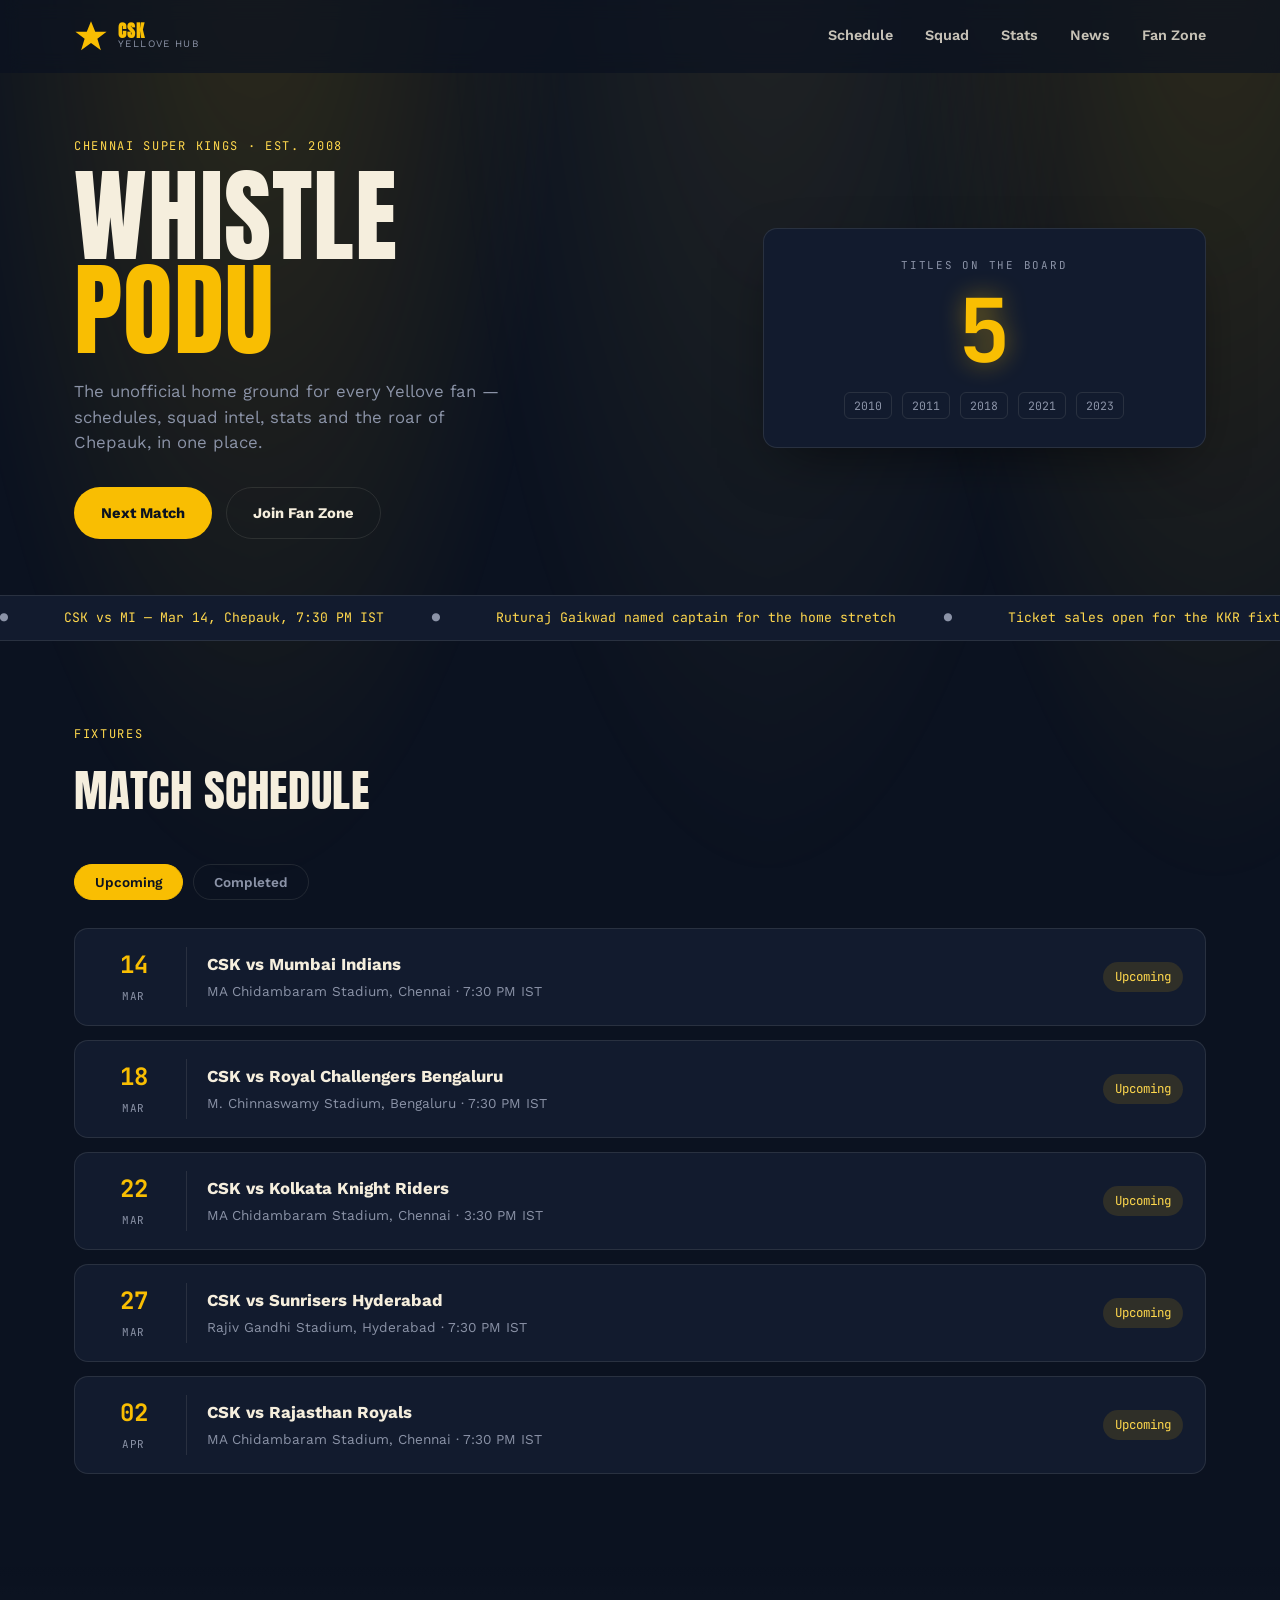
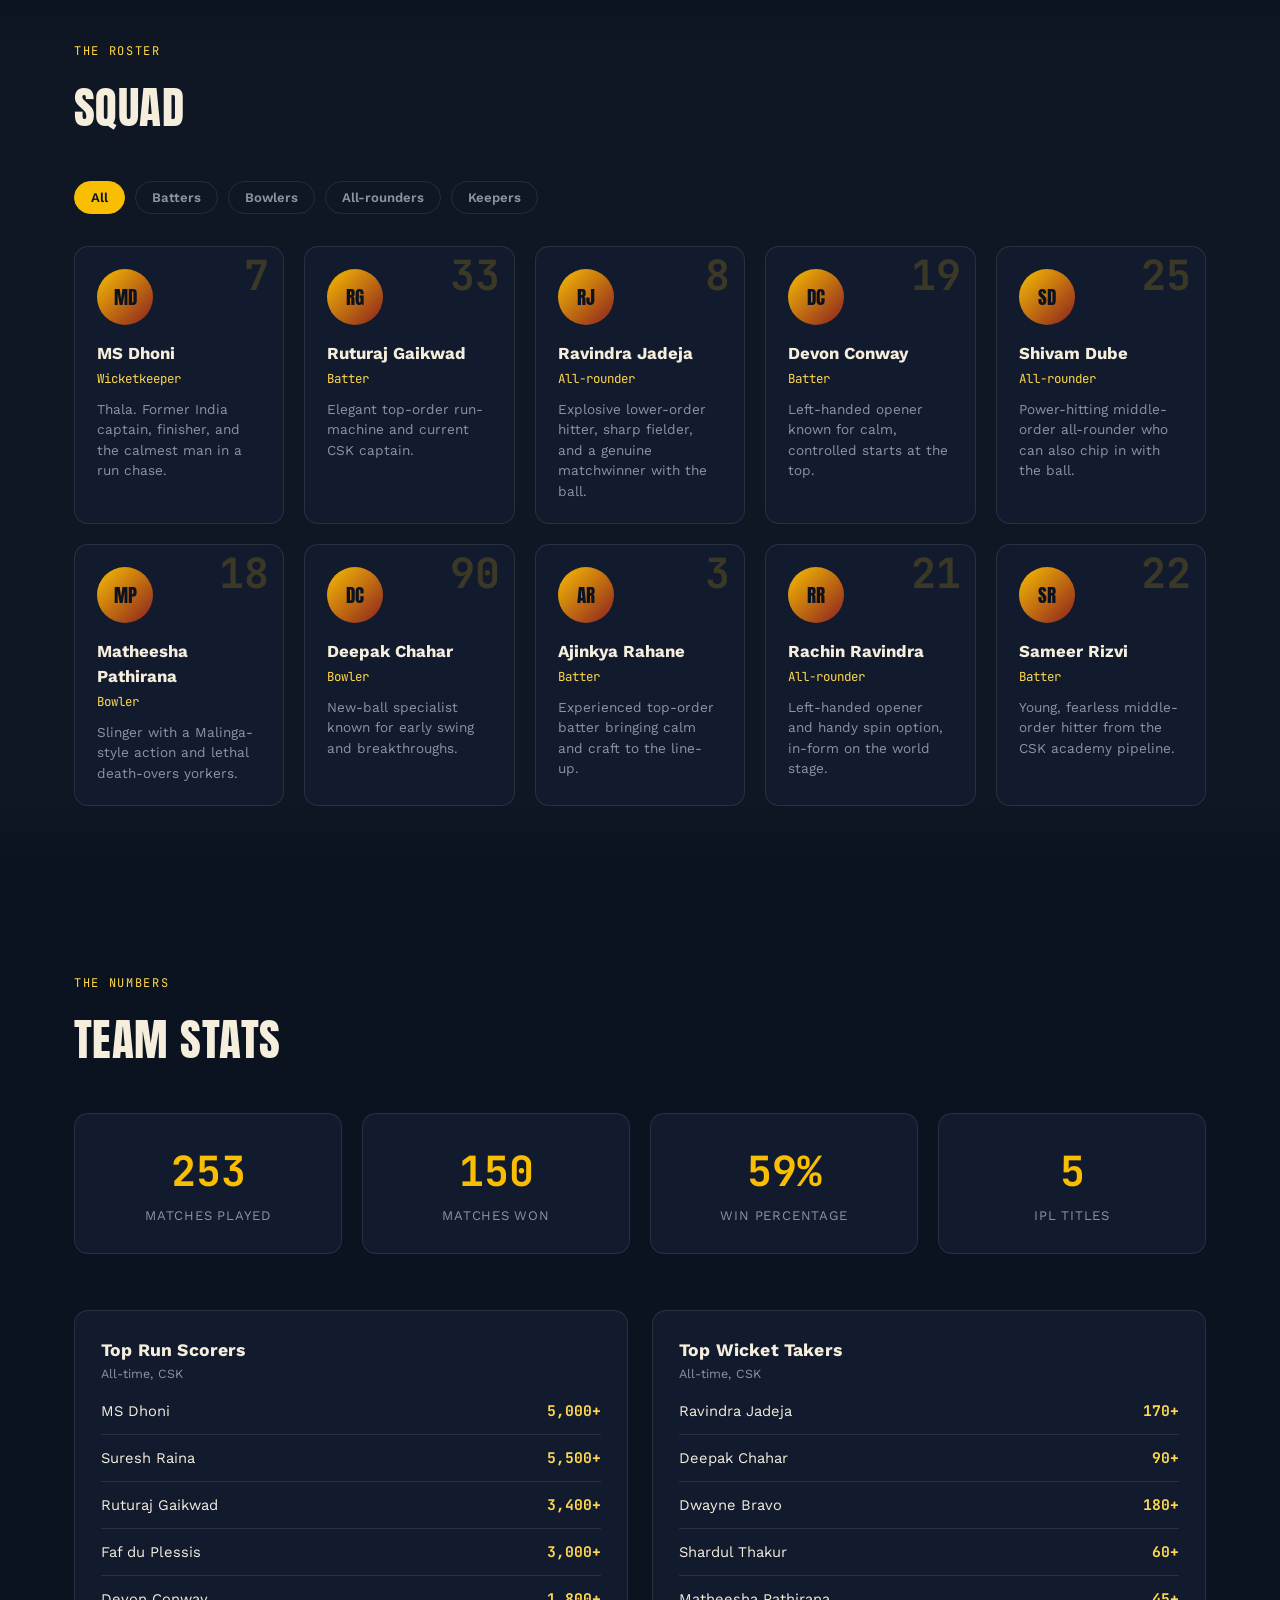
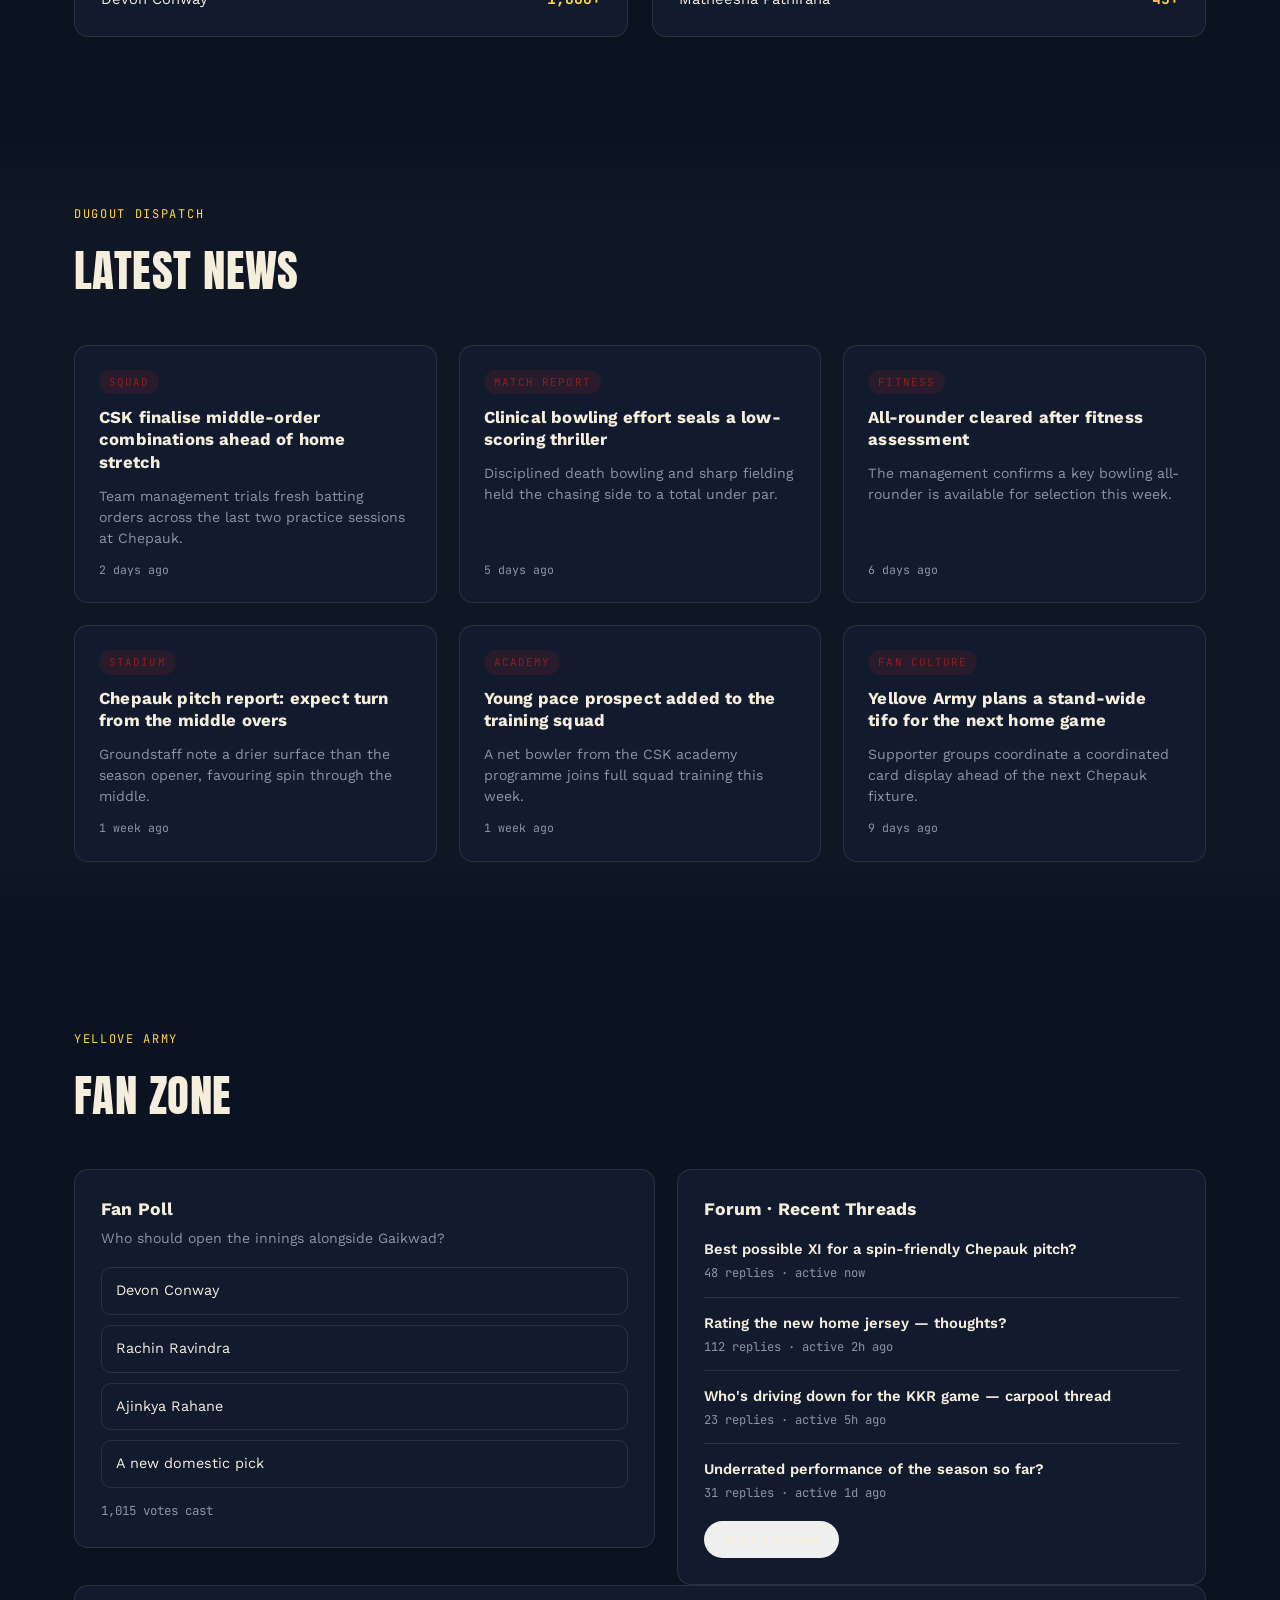
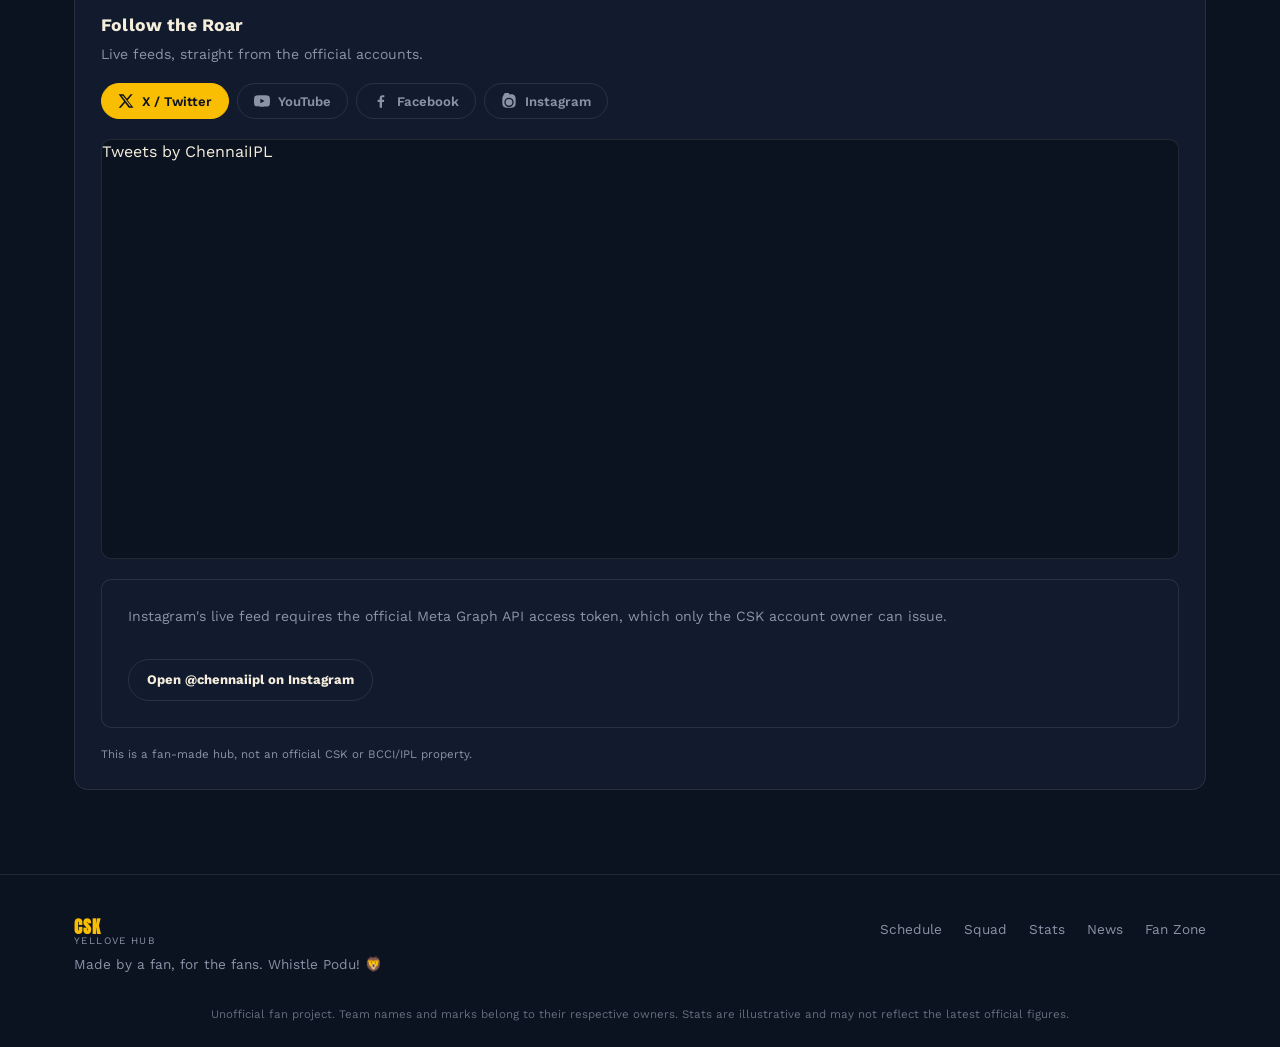
<file: IPL_CSK_Website/index.html>
<!DOCTYPE html>
<html lang="en">
<head>
<meta charset="UTF-8">
<meta name="viewport" content="width=device-width, initial-scale=1.0">
<title>Whistle Podu | Chennai Super Kings Fan Hub</title>
<meta name="description" content="An unofficial fan hub for Chennai Super Kings — schedule, squad, stats, news and the Yellove fan zone.">
<link rel="preconnect" href="https://fonts.googleapis.com">
<link rel="preconnect" href="https://fonts.gstatic.com" crossorigin>
<link href="https://fonts.googleapis.com/css2?family=Anton&family=JetBrains+Mono:wght@400;600;700&family=Work+Sans:wght@400;500;600;700;800&display=swap" rel="stylesheet">
<link rel="stylesheet" href="css/style.css">
</head>
<body>
<div class="floodlight-layer" aria-hidden="true">
  <span class="beam beam-1"></span>
  <span class="beam beam-2"></span>
  <span class="beam beam-3"></span>
</div>
<header class="site-header" id="siteHeader">
  <div class="wrap header-inner">
    <a href="#top" class="brand">
      <span class="brand-mark" aria-hidden="true">
        <svg viewBox="0 0 48 48" width="34" height="34">
          <polygon points="24,3 30,18 46,18 33,28 38,44 24,34 10,44 15,28 2,18 18,18" fill="var(--yellow)"/>
        </svg>
      </span>
      <span class="brand-text">
        <strong>CSK</strong>
        <em>Yellove Hub</em>
      </span>
    </a>
    <nav class="main-nav" id="mainNav">
      <a href="#schedule">Schedule</a>
      <a href="#squad">Squad</a>
      <a href="#stats">Stats</a>
      <a href="#news">News</a>
      <a href="#fanzone">Fan Zone</a>
    </nav>
    <button class="nav-toggle" id="navToggle" aria-label="Toggle menu" aria-expanded="false">
      <span></span><span></span><span></span>
    </button>
  </div>
</header>
<main id="top">
  <section class="hero">
    <div class="wrap hero-grid">
      <div class="hero-copy">
        <p class="eyebrow">Chennai Super Kings &middot; Est. 2008</p>
        <h1 class="hero-title">WHISTLE<br><span>PODU</span></h1>
        <p class="hero-sub">The unofficial home ground for every Yellove fan — schedules, squad intel, stats and the roar of Chepauk, in one place.</p>
        <div class="hero-cta">
          <a href="#schedule" class="btn btn-primary">Next Match</a>
          <a href="#fanzone" class="btn btn-ghost">Join Fan Zone</a>
        </div>
      </div>
      <div class="scoreboard" aria-label="CSK IPL titles won">
        <div class="scoreboard-head">TITLES ON THE BOARD</div>
        <div class="scoreboard-digit" id="titleDigit">5</div>
        <ul class="scoreboard-years">
          <li>2010</li><li>2011</li><li>2018</li><li>2021</li><li>2023</li>
        </ul>
      </div>
    </div>
    <div class="ticker" role="status" aria-live="polite">
      <div class="ticker-track" id="tickerTrack"></div>
    </div>
  </section>
  <section class="section" id="schedule">
    <div class="wrap">
      <div class="section-head">
        <p class="eyebrow">Fixtures</p>
        <h2>Match Schedule</h2>
      </div>
      <div class="tabs" role="tablist" aria-label="Match filter">
        <button class="tab is-active" data-filter="upcoming" role="tab" aria-selected="true">Upcoming</button>
        <button class="tab" data-filter="completed" role="tab" aria-selected="false">Completed</button>
      </div>
      <div class="fixture-list" id="fixtureList"></div>
    </div>
  </section>
  <section class="section section-alt" id="squad">
    <div class="wrap">
      <div class="section-head">
        <p class="eyebrow">The Roster</p>
        <h2>Squad</h2>
      </div>
      <div class="squad-filters" id="squadFilters">
        <button class="chip is-active" data-role="all">All</button>
        <button class="chip" data-role="Batter">Batters</button>
        <button class="chip" data-role="Bowler">Bowlers</button>
        <button class="chip" data-role="All-rounder">All-rounders</button>
        <button class="chip" data-role="Wicketkeeper">Keepers</button>
      </div>
      <div class="squad-grid" id="squadGrid"></div>
    </div>
  </section>
  <section class="section" id="stats">
    <div class="wrap">
      <div class="section-head">
        <p class="eyebrow">The Numbers</p>
        <h2>Team Stats</h2>
      </div>
      <div class="stat-grid">
        <div class="stat-card">
          <span class="stat-num" data-count="253">0</span>
          <span class="stat-label">Matches Played</span>
        </div>
        <div class="stat-card">
          <span class="stat-num" data-count="150">0</span>
          <span class="stat-label">Matches Won</span>
        </div>
        <div class="stat-card">
          <span class="stat-num" data-count="59" data-suffix="%">0</span>
          <span class="stat-label">Win Percentage</span>
        </div>
        <div class="stat-card">
          <span class="stat-num" data-count="5">0</span>
          <span class="stat-label">IPL Titles</span>
        </div>
      </div>
      <div class="leaderboard-grid">
        <div class="leaderboard">
          <h3>Top Run Scorers <span>All-time, CSK</span></h3>
          <ol id="runsBoard"></ol>
        </div>
        <div class="leaderboard">
          <h3>Top Wicket Takers <span>All-time, CSK</span></h3>
          <ol id="wicketsBoard"></ol>
        </div>
      </div>
    </div>
  </section>
  <section class="section section-alt" id="news">
    <div class="wrap">
      <div class="section-head">
        <p class="eyebrow">Dugout Dispatch</p>
        <h2>Latest News</h2>
      </div>
      <div class="news-grid" id="newsGrid"></div>
    </div>
  </section>
  <section class="section" id="fanzone">
    <div class="wrap">
      <div class="section-head">
        <p class="eyebrow">Yellove Army</p>
        <h2>Fan Zone</h2>
      </div>
      <div class="fanzone-grid">
        <div class="panel poll-panel">
          <h3>Fan Poll</h3>
          <p class="panel-sub" id="pollQuestion">Who should open the innings alongside Gaikwad?</p>
          <form id="pollForm" class="poll-options"></form>
          <p class="poll-total" id="pollTotal"></p>
        </div>
        <div class="panel forum-panel">
          <h3>Forum &middot; Recent Threads</h3>
          <ul class="forum-list" id="forumList"></ul>
          <button class="btn btn-ghost btn-small" id="newThreadBtn" type="button">Start a Thread</button>
        </div>
      </div>

      <div class="panel social-panel">
        <h3>Follow the Roar</h3>
        <p class="panel-sub">Live feeds, straight from the official accounts.</p>
        <div class="social-tabs" id="socialTabs">
          <button class="social-tab is-active" data-net="twitter">
            <svg viewBox="0 0 24 24" width="16" height="16"><path fill="currentColor" d="M18.9 2H22l-7.6 8.7L23.3 22h-7.1l-5.6-7.3L4.2 22H1l8.1-9.3L.9 2H8.2l5.1 6.7L18.9 2zm-1.2 18h1.9L7.4 4H5.3l12.4 16z"/></svg>
            X / Twitter
          </button>
          <button class="social-tab" data-net="youtube">
            <svg viewBox="0 0 24 24" width="16" height="16"><path fill="currentColor" d="M23.5 6.2a3 3 0 0 0-2.1-2.1C19.5 3.5 12 3.5 12 3.5s-7.5 0-9.4.6A3 3 0 0 0 .5 6.2 31.5 31.5 0 0 0 0 12a31.5 31.5 0 0 0 .5 5.8 3 3 0 0 0 2.1 2.1c1.9.6 9.4.6 9.4.6s7.5 0 9.4-.6a3 3 0 0 0 2.1-2.1A31.5 31.5 0 0 0 24 12a31.5 31.5 0 0 0-.5-5.8zM9.6 15.5v-7l6.3 3.5-6.3 3.5z"/></svg>
            YouTube
          </button>
          <button class="social-tab" data-net="facebook">
            <svg viewBox="0 0 24 24" width="16" height="16"><path fill="currentColor" d="M13.5 22v-8.5h2.9l.4-3.4h-3.3V7.9c0-1 .3-1.6 1.7-1.6h1.8V3.3c-.3 0-1.4-.1-2.6-.1-2.6 0-4.4 1.6-4.4 4.5v2.4H7v3.4h3v8.5h3.5z"/></svg>
            Facebook
          </button>
          <button class="social-tab" data-net="instagram">
            <svg viewBox="0 0 24 24" width="16" height="16"><path fill="currentColor" d="M12 2c2.7 0 3.06.01 4.12.06 1.06.05 1.79.22 2.43.47.66.26 1.22.6 1.77 1.15.55.55.9 1.11 1.15 1.77.25.64.42 1.37.47 2.43.05 1.06.06 1.42.06 4.12s-.01 3.06-.06 4.12c-.05 1.06-.22 1.79-.47 2.43a4.9 4.9 0 0 1-1.15 1.77 4.9 4.9 0 0 1-1.77 1.15c-.64.25-1.37.42-2.43.47-1.06.05-1.42.06-4.12.06s-3.06-.01-4.12-.06c-1.06-.05-1.79-.22-2.43-.47a4.9 4.9 0 0 1-1.77-1.15 4.9 4.9 0 0 1-1.15-1.77c-.25-.64-.42-1.37-.47-2.43C2.01 15.06 2 14.7 2 12s.01-3.06.06-4.12c.05-1.06.22-1.79.47-2.43.26-.66.6-1.22 1.15-1.77A4.9 4.9 0 0 1 5.45.53C6.09.28 6.82.11 7.88.06 8.94.01 9.3 0 12 0zm0 5a7 7 0 1 0 0 14 7 7 0 0 0 0-14zm0 2a5 5 0 1 1 0 10 5 5 0 0 1 0-10zm7.2-2.9a1.3 1.3 0 1 1-2.6 0 1.3 1.3 0 0 1 2.6 0z"/></svg>
            Instagram
          </button>
        </div>

        <div class="social-embed" id="embedTwitter">
          <a class="twitter-timeline" data-height="420" data-theme="dark" href="https://twitter.com/ChennaiIPL?ref_src=twsrc%5Etfw">Tweets by ChennaiIPL</a>
        </div>

        <div class="social-embed" id="embedYoutube" hidden>
          <iframe width="100%" height="420" src="https://www.youtube.com/embed?listType=user_uploads&list=UC2J_VKrAzOEJuQvFFtj3KUw" title="Chennai Super Kings YouTube" frameborder="0" allow="accelerometer; autoplay; clipboard-write; encrypted-media; gyroscope; picture-in-picture" allowfullscreen></iframe>
        </div>

        <div class="social-embed" id="embedFacebook" hidden>
          <iframe src="https://www.facebook.com/plugins/page.php?href=https%3A%2F%2Fwww.facebook.com%2FChennaiIPL&tabs=timeline&width=500&height=420&small_header=true&adapt_container_width=true&hide_cover=false&show_facepile=false" width="100%" height="420" style="border:none;overflow:hidden" scrolling="no" frameborder="0" allowfullscreen="true" allow="autoplay; clipboard-write; encrypted-media; picture-in-picture; web-share"></iframe>
        </div>

        <div class="social-embed embed-fallback" id="embedInstagram" hidden>
          <p>Instagram's live feed requires the official Meta Graph API access token, which only the CSK account owner can issue.</p>
          <a href="https://instagram.com/chennaiipl" target="_blank" rel="noopener" class="btn btn-ghost btn-small">Open @chennaiipl on Instagram</a>
        </div>

        <p class="panel-note">This is a fan-made hub, not an official CSK or BCCI/IPL property.</p>
      </div>
    </div>
  </section>
</main>
<footer class="site-footer">
  <div class="wrap footer-inner">
    <div>
      <span class="brand-text"><strong>CSK</strong><em>Yellove Hub</em></span>
      <p>Made by a fan, for the fans. Whistle Podu! 🦁</p>
    </div>
    <div class="footer-links">
      <a href="#schedule">Schedule</a>
      <a href="#squad">Squad</a>
      <a href="#stats">Stats</a>
      <a href="#news">News</a>
      <a href="#fanzone">Fan Zone</a>
    </div>
  </div>
  <p class="footer-legal">Unofficial fan project. Team names and marks belong to their respective owners. Stats are illustrative and may not reflect the latest official figures.</p>
</footer>
<script async src="https://platform.twitter.com/widgets.js" charset="utf-8"></script>
<script src="js/script.js"></script>
</body>
</html>
</file>
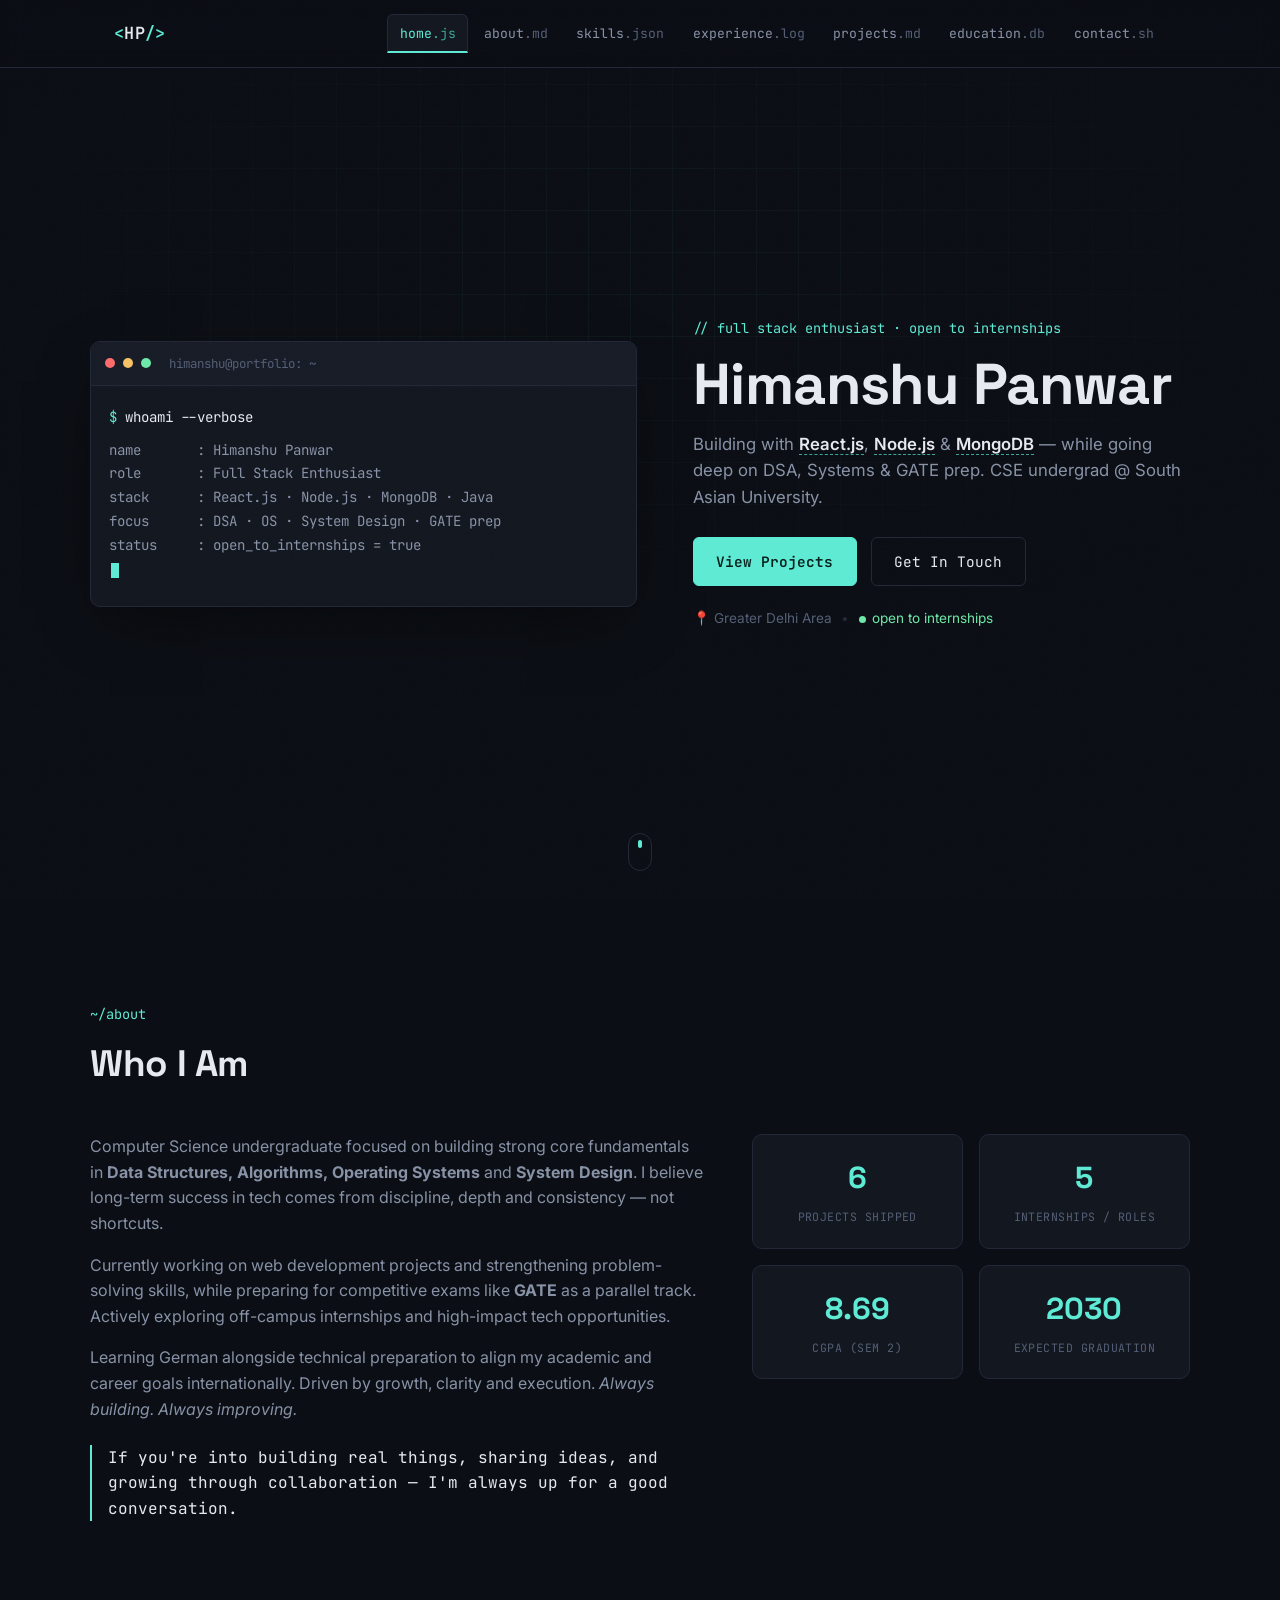
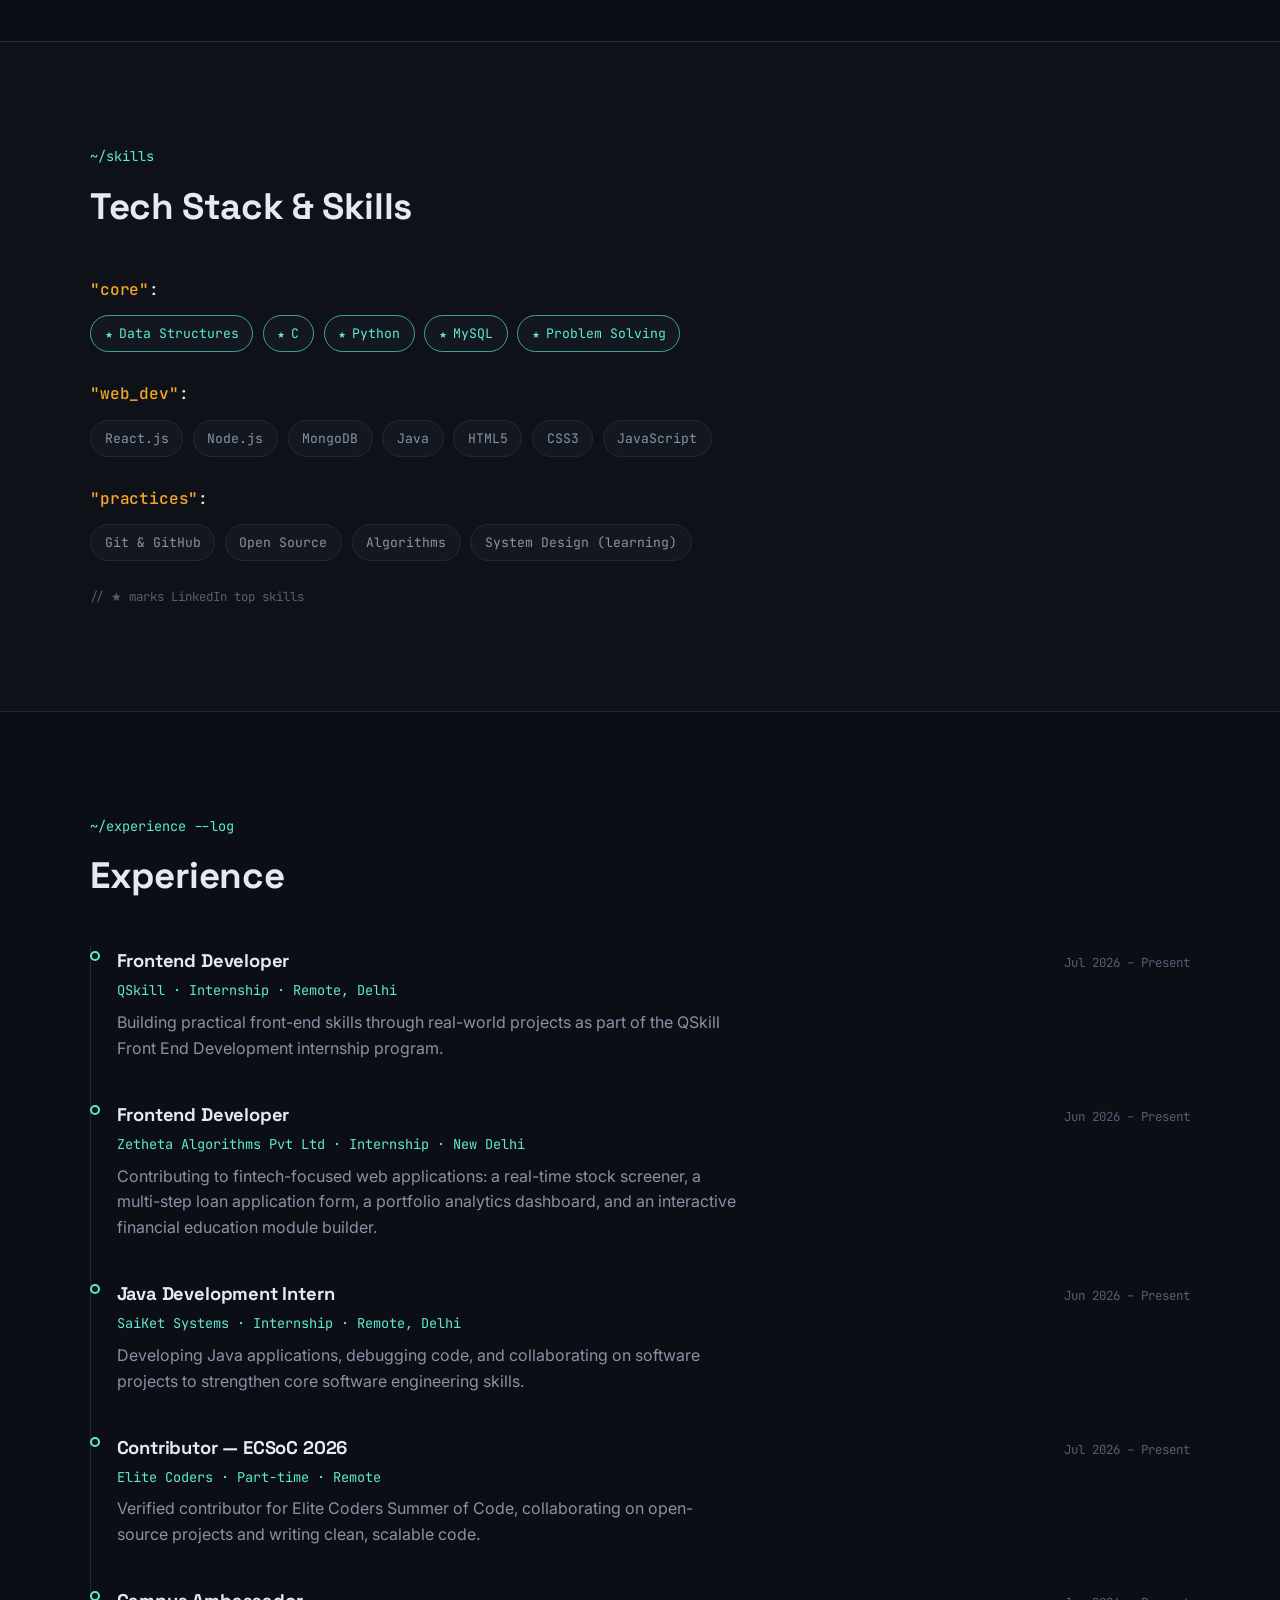
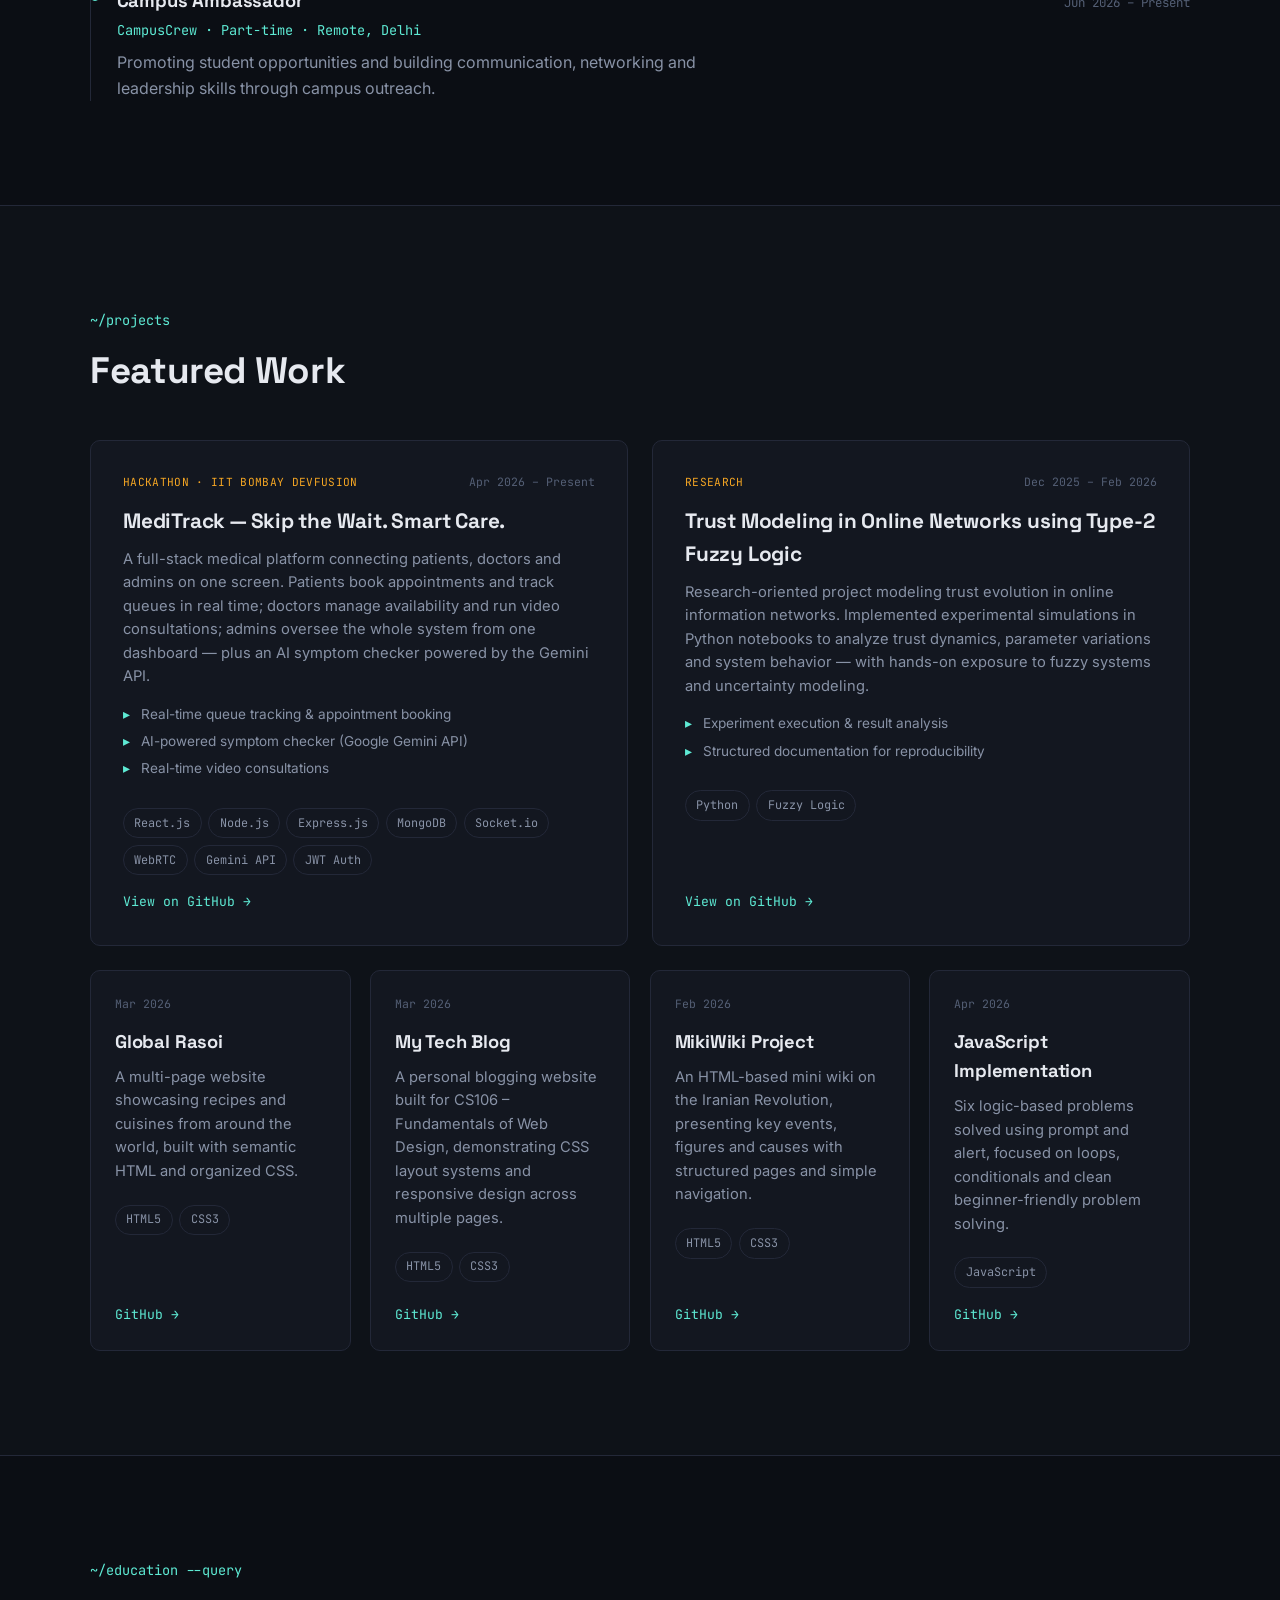
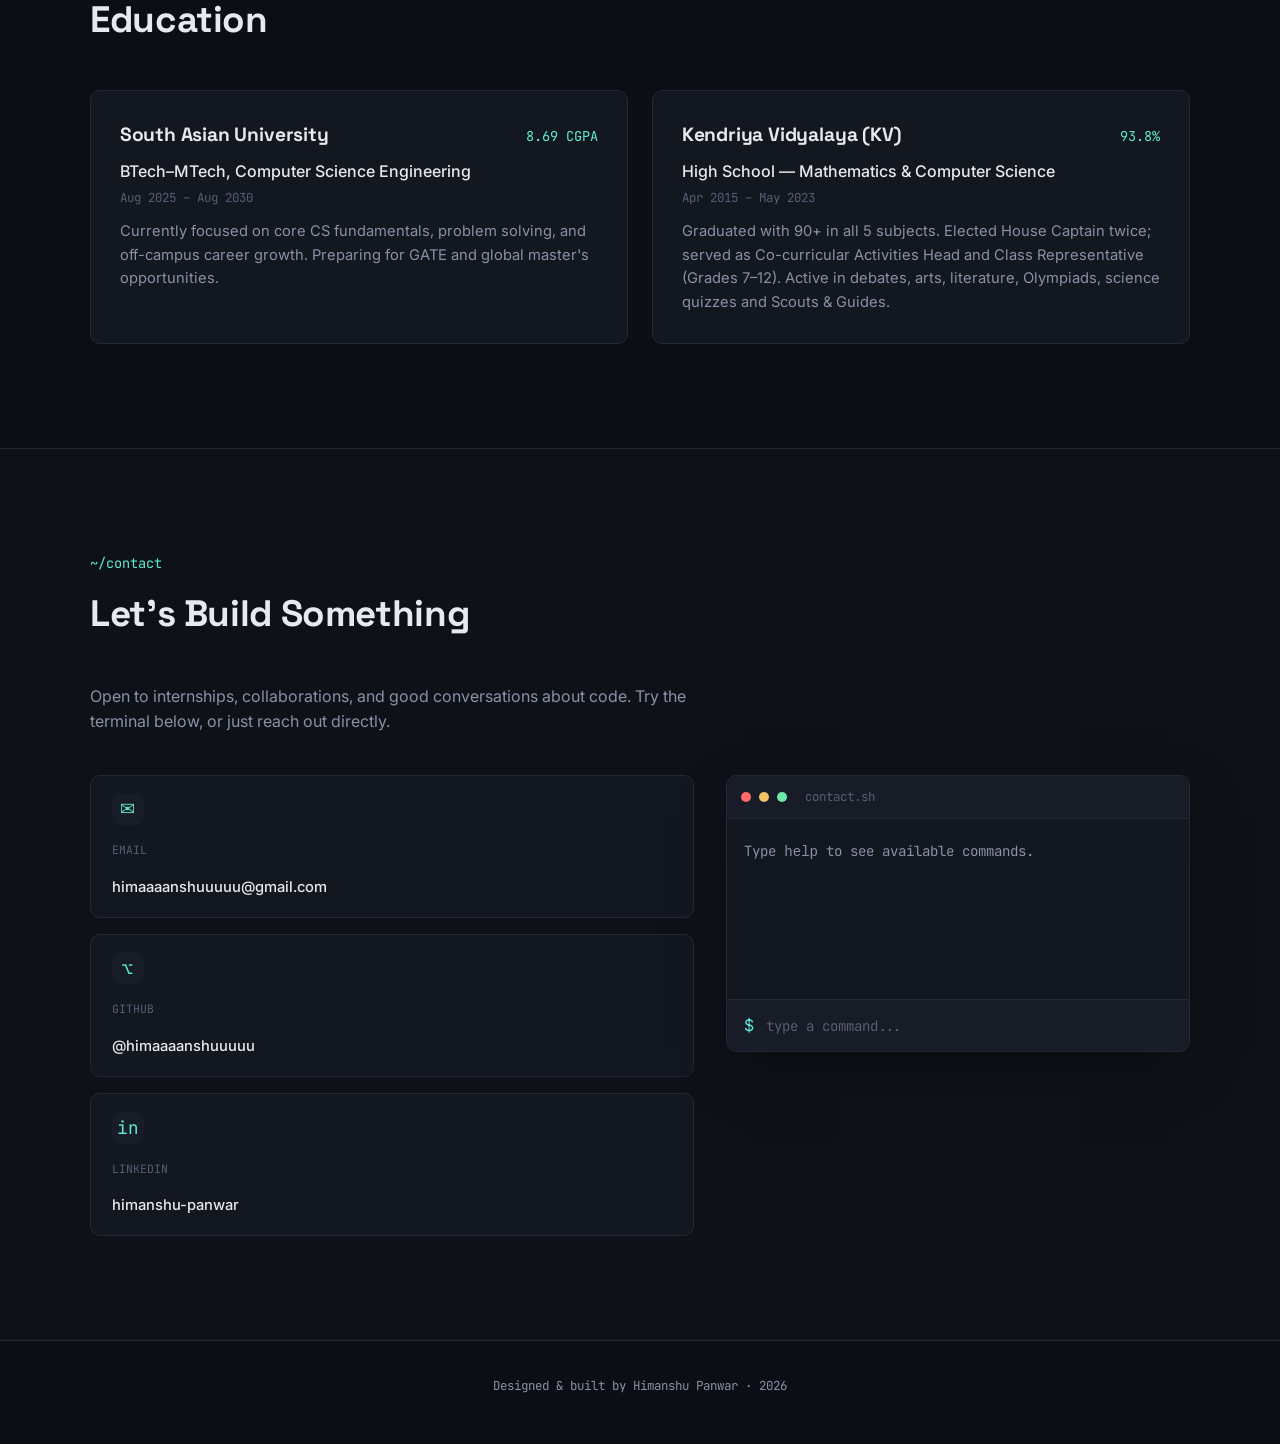
<file: Personal_Portfolio_Website/index.html>
<!DOCTYPE html>
<html lang="en">
<head>
<meta charset="UTF-8">
<meta name="viewport" content="width=device-width, initial-scale=1.0">
<title>Himanshu Panwar — Full Stack Enthusiast</title>
<meta name="description" content="Himanshu Panwar — Computer Science undergraduate & full stack developer building with React, Node.js, MongoDB and Java.">
<link rel="preconnect" href="https://fonts.googleapis.com">
<link rel="preconnect" href="https://fonts.gstatic.com" crossorigin>
<link href="https://fonts.googleapis.com/css2?family=Space+Grotesk:wght@400;500;600;700&family=Inter:wght@400;500;600&family=JetBrains+Mono:wght@400;500;600&display=swap" rel="stylesheet">
<link rel="stylesheet" href="style.css">
</head>
<body>

<div class="noise-overlay" aria-hidden="true"></div>

<header class="nav" id="nav">
  <div class="nav__inner">
    <a href="#home" class="nav__logo" aria-label="Himanshu Panwar, home">
      <span class="nav__logo-bracket">&lt;</span>HP<span class="nav__logo-bracket">/&gt;</span>
    </a>

    <nav class="nav__tabs" aria-label="Primary">
      <a href="#home" class="nav__tab is-active" data-tab>home<span class="nav__tab-ext">.js</span></a>
      <a href="#about" class="nav__tab" data-tab>about<span class="nav__tab-ext">.md</span></a>
      <a href="#skills" class="nav__tab" data-tab>skills<span class="nav__tab-ext">.json</span></a>
      <a href="#experience" class="nav__tab" data-tab>experience<span class="nav__tab-ext">.log</span></a>
      <a href="#projects" class="nav__tab" data-tab>projects<span class="nav__tab-ext">.md</span></a>
      <a href="#education" class="nav__tab" data-tab>education<span class="nav__tab-ext">.db</span></a>
      <a href="#contact" class="nav__tab" data-tab>contact<span class="nav__tab-ext">.sh</span></a>
    </nav>

    <button class="nav__toggle" id="navToggle" aria-label="Toggle menu" aria-expanded="false">
      <span></span><span></span><span></span>
    </button>
  </div>
</header>

<section class="hero" id="home">
  <div class="hero__grid" aria-hidden="true"></div>
  <div class="hero__inner">

    <div class="terminal" role="img" aria-label="Terminal window introducing Himanshu Panwar">
      <div class="terminal__bar">
        <span class="dot dot--red"></span>
        <span class="dot dot--yellow"></span>
        <span class="dot dot--green"></span>
        <span class="terminal__title">himanshu@portfolio: ~</span>
      </div>
      <div class="terminal__body" id="terminalBody">
        <p class="terminal__line"><span class="prompt">$</span> <span id="typedCommand"></span></p>
        <div id="typedOutput" class="terminal__output"></div>
      </div>
    </div>

    <div class="hero__copy">
      <p class="hero__eyebrow">// full stack enthusiast · open to internships</p>
      <h1 class="hero__title">Himanshu Panwar</h1>
      <p class="hero__subtitle">
        Building with <span class="hl">React.js</span>, <span class="hl">Node.js</span> &amp; <span class="hl">MongoDB</span> —
        while going deep on DSA, Systems &amp; GATE prep. CSE undergrad @ South Asian University.
      </p>
      <div class="hero__actions">
        <a href="#projects" class="btn btn--primary">View Projects</a>
        <a href="#contact" class="btn btn--ghost">Get In Touch</a>
      </div>
      <div class="hero__meta">
        <span>📍 Greater Delhi Area</span>
        <span class="dotsep">•</span>
        <span class="status"><i class="status__dot"></i> open to internships</span>
      </div>
    </div>
  </div>
  <a href="#about" class="scroll-cue" aria-label="Scroll to about section">
    <span></span>
  </a>
</section>

<section class="section" id="about">
  <div class="section__inner">
    <p class="section__path">~/about</p>
    <h2 class="section__title">Who I Am</h2>
    <div class="about__grid">
      <div class="about__text">
        <p>Computer Science undergraduate focused on building strong core fundamentals in <strong>Data Structures, Algorithms, Operating Systems</strong> and <strong>System Design</strong>. I believe long-term success in tech comes from discipline, depth and consistency — not shortcuts.</p>
        <p>Currently working on web development projects and strengthening problem-solving skills, while preparing for competitive exams like <strong>GATE</strong> as a parallel track. Actively exploring off-campus internships and high-impact tech opportunities.</p>
        <p>Learning German alongside technical preparation to align my academic and career goals internationally. Driven by growth, clarity and execution. <em>Always building. Always improving.</em></p>
        <p class="about__callout">If you're into building real things, sharing ideas, and growing through collaboration — I'm always up for a good conversation.</p>
      </div>
      <div class="about__stats">
        <div class="stat">
          <span class="stat__num">6</span>
          <span class="stat__label">projects shipped</span>
        </div>
        <div class="stat">
          <span class="stat__num">5</span>
          <span class="stat__label">internships / roles</span>
        </div>
        <div class="stat">
          <span class="stat__num">8.69</span>
          <span class="stat__label">CGPA (sem 2)</span>
        </div>
        <div class="stat">
          <span class="stat__num">2030</span>
          <span class="stat__label">expected graduation</span>
        </div>
      </div>
    </div>
  </div>
</section>

<section class="section section--alt" id="skills">
  <div class="section__inner">
    <p class="section__path">~/skills</p>
    <h2 class="section__title">Tech Stack &amp; Skills</h2>

    <div class="skills__groups">
      <div class="skill-group">
        <h3 class="skill-group__title"><span class="skill-group__key">"core"</span>:</h3>
        <div class="skill-chips">
          <span class="chip chip--top">Data Structures</span>
          <span class="chip chip--top">C</span>
          <span class="chip chip--top">Python</span>
          <span class="chip chip--top">MySQL</span>
          <span class="chip chip--top">Problem Solving</span>
        </div>
      </div>

      <div class="skill-group">
        <h3 class="skill-group__title"><span class="skill-group__key">"web_dev"</span>:</h3>
        <div class="skill-chips">
          <span class="chip">React.js</span>
          <span class="chip">Node.js</span>
          <span class="chip">MongoDB</span>
          <span class="chip">Java</span>
          <span class="chip">HTML5</span>
          <span class="chip">CSS3</span>
          <span class="chip">JavaScript</span>
        </div>
      </div>

      <div class="skill-group">
        <h3 class="skill-group__title"><span class="skill-group__key">"practices"</span>:</h3>
        <div class="skill-chips">
          <span class="chip">Git &amp; GitHub</span>
          <span class="chip">Open Source</span>
          <span class="chip">Algorithms</span>
          <span class="chip">System Design (learning)</span>
        </div>
      </div>
    </div>
    <p class="skills__note">// ★ marks LinkedIn top skills</p>
  </div>
</section>

<section class="section" id="experience">
  <div class="section__inner">
    <p class="section__path">~/experience --log</p>
    <h2 class="section__title">Experience</h2>

    <ol class="timeline">
      <li class="timeline__item">
        <div class="timeline__marker"></div>
        <div class="timeline__content">
          <div class="timeline__head">
            <h3>Frontend Developer</h3>
            <span class="timeline__date">Jul 2026 – Present</span>
          </div>
          <p class="timeline__org">QSkill · Internship · Remote, Delhi</p>
          <p class="timeline__desc">Building practical front-end skills through real-world projects as part of the QSkill Front End Development internship program.</p>
        </div>
      </li>

      <li class="timeline__item">
        <div class="timeline__marker"></div>
        <div class="timeline__content">
          <div class="timeline__head">
            <h3>Frontend Developer</h3>
            <span class="timeline__date">Jun 2026 – Present</span>
          </div>
          <p class="timeline__org">Zetheta Algorithms Pvt Ltd · Internship · New Delhi</p>
          <p class="timeline__desc">Contributing to fintech-focused web applications: a real-time stock screener, a multi-step loan application form, a portfolio analytics dashboard, and an interactive financial education module builder.</p>
        </div>
      </li>

      <li class="timeline__item">
        <div class="timeline__marker"></div>
        <div class="timeline__content">
          <div class="timeline__head">
            <h3>Java Development Intern</h3>
            <span class="timeline__date">Jun 2026 – Present</span>
          </div>
          <p class="timeline__org">SaiKet Systems · Internship · Remote, Delhi</p>
          <p class="timeline__desc">Developing Java applications, debugging code, and collaborating on software projects to strengthen core software engineering skills.</p>
        </div>
      </li>

      <li class="timeline__item">
        <div class="timeline__marker"></div>
        <div class="timeline__content">
          <div class="timeline__head">
            <h3>Contributor — ECSoC 2026</h3>
            <span class="timeline__date">Jul 2026 – Present</span>
          </div>
          <p class="timeline__org">Elite Coders · Part-time · Remote</p>
          <p class="timeline__desc">Verified contributor for Elite Coders Summer of Code, collaborating on open-source projects and writing clean, scalable code.</p>
        </div>
      </li>

      <li class="timeline__item">
        <div class="timeline__marker"></div>
        <div class="timeline__content">
          <div class="timeline__head">
            <h3>Campus Ambassador</h3>
            <span class="timeline__date">Jun 2026 – Present</span>
          </div>
          <p class="timeline__org">CampusCrew · Part-time · Remote, Delhi</p>
          <p class="timeline__desc">Promoting student opportunities and building communication, networking and leadership skills through campus outreach.</p>
        </div>
      </li>
    </ol>
  </div>
</section>

<section class="section section--alt" id="projects">
  <div class="section__inner">
    <p class="section__path">~/projects</p>
    <h2 class="section__title">Featured Work</h2>

    <div class="projects__featured">
      <article class="project-card project-card--featured">
        <div class="project-card__top">
          <span class="project-card__tag">hackathon · IIT Bombay DevFusion</span>
          <span class="project-card__date">Apr 2026 – Present</span>
        </div>
        <h3>MediTrack — Skip the Wait. Smart Care.</h3>
        <p>A full-stack medical platform connecting patients, doctors and admins on one screen. Patients book appointments and track queues in real time; doctors manage availability and run video consultations; admins oversee the whole system from one dashboard — plus an AI symptom checker powered by the Gemini API.</p>
        <ul class="project-card__points">
          <li>Real-time queue tracking &amp; appointment booking</li>
          <li>AI-powered symptom checker (Google Gemini API)</li>
          <li>Real-time video consultations</li>
        </ul>
        <div class="project-card__stack">
          <span class="chip chip--sm">React.js</span>
          <span class="chip chip--sm">Node.js</span>
          <span class="chip chip--sm">Express.js</span>
          <span class="chip chip--sm">MongoDB</span>
          <span class="chip chip--sm">Socket.io</span>
          <span class="chip chip--sm">WebRTC</span>
          <span class="chip chip--sm">Gemini API</span>
          <span class="chip chip--sm">JWT Auth</span>
        </div>
        <a href="https://github.com/himaaaanshuuuuu/meditrack" target="_blank" rel="noopener" class="project-card__link">View on GitHub →</a>
      </article>

      <article class="project-card project-card--featured">
        <div class="project-card__top">
          <span class="project-card__tag">research</span>
          <span class="project-card__date">Dec 2025 – Feb 2026</span>
        </div>
        <h3>Trust Modeling in Online Networks using Type-2 Fuzzy Logic</h3>
        <p>Research-oriented project modeling trust evolution in online information networks. Implemented experimental simulations in Python notebooks to analyze trust dynamics, parameter variations and system behavior — with hands-on exposure to fuzzy systems and uncertainty modeling.</p>
        <ul class="project-card__points">
          <li>Experiment execution &amp; result analysis</li>
          <li>Structured documentation for reproducibility</li>
        </ul>
        <div class="project-card__stack">
          <span class="chip chip--sm">Python</span>
          <span class="chip chip--sm">Fuzzy Logic</span>
        </div>
        <a href="https://github.com/himaaaanshuuuuu" target="_blank" rel="noopener" class="project-card__link">View on GitHub →</a>
      </article>
    </div>

    <div class="projects__grid">
      <article class="project-card">
        <div class="project-card__top">
          <span class="project-card__date">Mar 2026</span>
        </div>
        <h3>Global Rasoi</h3>
        <p>A multi-page website showcasing recipes and cuisines from around the world, built with semantic HTML and organized CSS.</p>
        <div class="project-card__stack">
          <span class="chip chip--sm">HTML5</span>
          <span class="chip chip--sm">CSS3</span>
        </div>
        <a href="https://github.com/himaaaanshuuuuu/recipe-website" target="_blank" rel="noopener" class="project-card__link">GitHub →</a>
      </article>

      <article class="project-card">
        <div class="project-card__top">
          <span class="project-card__date">Mar 2026</span>
        </div>
        <h3>My Tech Blog</h3>
        <p>A personal blogging website built for CS106 – Fundamentals of Web Design, demonstrating CSS layout systems and responsive design across multiple pages.</p>
        <div class="project-card__stack">
          <span class="chip chip--sm">HTML5</span>
          <span class="chip chip--sm">CSS3</span>
        </div>
        <a href="https://github.com/himaaaanshuuuuu/blog-site" target="_blank" rel="noopener" class="project-card__link">GitHub →</a>
      </article>

      <article class="project-card">
        <div class="project-card__top">
          <span class="project-card__date">Feb 2026</span>
        </div>
        <h3>MikiWiki Project</h3>
        <p>An HTML-based mini wiki on the Iranian Revolution, presenting key events, figures and causes with structured pages and simple navigation.</p>
        <div class="project-card__stack">
          <span class="chip chip--sm">HTML5</span>
          <span class="chip chip--sm">CSS3</span>
        </div>
        <a href="https://github.com/himaaaanshuuuuu/MiniWiki_Project" target="_blank" rel="noopener" class="project-card__link">GitHub →</a>
      </article>

      <article class="project-card">
        <div class="project-card__top">
          <span class="project-card__date">Apr 2026</span>
        </div>
        <h3>JavaScript Implementation</h3>
        <p>Six logic-based problems solved using prompt and alert, focused on loops, conditionals and clean beginner-friendly problem solving.</p>
        <div class="project-card__stack">
          <span class="chip chip--sm">JavaScript</span>
        </div>
        <a href="https://github.com/himaaaanshuuuuu/JS-Assignment" target="_blank" rel="noopener" class="project-card__link">GitHub →</a>
      </article>
    </div>
  </div>
</section>

<section class="section" id="education">
  <div class="section__inner">
    <p class="section__path">~/education --query</p>
    <h2 class="section__title">Education</h2>

    <div class="edu-cards">
      <div class="edu-card">
        <div class="edu-card__head">
          <h3>South Asian University</h3>
          <span class="edu-card__grade">8.69 CGPA</span>
        </div>
        <p class="edu-card__degree">BTech–MTech, Computer Science Engineering</p>
        <p class="edu-card__date">Aug 2025 – Aug 2030</p>
        <p class="edu-card__desc">Currently focused on core CS fundamentals, problem solving, and off-campus career growth. Preparing for GATE and global master's opportunities.</p>
      </div>

      <div class="edu-card">
        <div class="edu-card__head">
          <h3>Kendriya Vidyalaya (KV)</h3>
          <span class="edu-card__grade">93.8%</span>
        </div>
        <p class="edu-card__degree">High School — Mathematics &amp; Computer Science</p>
        <p class="edu-card__date">Apr 2015 – May 2023</p>
        <p class="edu-card__desc">Graduated with 90+ in all 5 subjects. Elected House Captain twice; served as Co-curricular Activities Head and Class Representative (Grades 7–12). Active in debates, arts, literature, Olympiads, science quizzes and Scouts &amp; Guides.</p>
      </div>
    </div>
  </div>
</section>

<section class="section section--alt" id="contact">
  <div class="section__inner">
    <p class="section__path">~/contact</p>
    <h2 class="section__title">Let's Build Something</h2>
    <p class="contact__intro">Open to internships, collaborations, and good conversations about code. Try the terminal below, or just reach out directly.</p>

    <div class="contact__layout">
      <div class="terminal terminal--interactive">
        <div class="terminal__bar">
          <span class="dot dot--red"></span>
          <span class="dot dot--yellow"></span>
          <span class="dot dot--green"></span>
          <span class="terminal__title">contact.sh</span>
        </div>
        <div class="terminal__body terminal__body--interactive" id="interactiveLog">
          <p class="terminal__output-line">Type <code>help</code> to see available commands.</p>
        </div>
        <div class="terminal__input-row">
          <span class="prompt">$</span>
          <input type="text" id="terminalInput" class="terminal__input" placeholder="type a command..." autocomplete="off" aria-label="Terminal command input">
        </div>
      </div>

      <div class="contact__cards">
        <a href="mailto:himaaaanshuuuuu@gmail.com" class="contact-card">
          <span class="contact-card__icon">✉</span>
          <span class="contact-card__label">Email</span>
          <span class="contact-card__value">himaaaanshuuuuu@gmail.com</span>
        </a>
        <a href="https://github.com/himaaaanshuuuuu" target="_blank" rel="noopener" class="contact-card">
          <span class="contact-card__icon">⌥</span>
          <span class="contact-card__label">GitHub</span>
          <span class="contact-card__value">@himaaaanshuuuuu</span>
        </a>
        <a href="https://www.linkedin.com/in/himanshu-panwar-3ba399313/" target="_blank" rel="noopener" class="contact-card">
          <span class="contact-card__icon">in</span>
          <span class="contact-card__label">LinkedIn</span>
          <span class="contact-card__value">himanshu-panwar</span>
        </a>
      </div>
    </div>
  </div>
</section>

<footer class="footer">
  <p>Designed &amp; built by Himanshu Panwar · <span id="year"></span></p>
</footer>

<script src="script.js"></script>
</body>
</html>
</file>
<file: IPL_CSK_Website/css/style.css>
:root{
  --navy:        #0B1220;
  --navy-2:      #121B2E;
  --navy-3:      #1A2338;
  --yellow:      #F9BE02;
  --yellow-2:    #FFD84D;
  --maroon:      #8A2020;
  --cream:       #F5EEDD;
  --muted:       #8B93A7;
  --line:        rgba(245,238,221,0.10);
  --font-display: 'Anton', sans-serif;
  --font-body: 'Work Sans', sans-serif;
  --font-mono: 'JetBrains Mono', monospace;
  --wrap: 1180px;
  --radius: 14px;
}
*{ box-sizing: border-box; }
html{ scroll-behavior: smooth; }
body{
  margin:0;
  background: var(--navy);
  color: var(--cream);
  font-family: var(--font-body);
  line-height: 1.5;
  -webkit-font-smoothing: antialiased;
}
img,svg{ display:block; max-width:100%; }
a{ color: inherit; text-decoration: none; }
ul,ol{ margin:0; padding:0; list-style:none; }
h1,h2,h3{ margin:0; font-family: var(--font-display); font-weight:400; letter-spacing:0.01em; }
p{ margin:0; }
button{ font-family: inherit; cursor:pointer; }
@media (prefers-reduced-motion: reduce){
  *{ animation-duration: 0.001ms !important; animation-iteration-count:1 !important; transition-duration: 0.001ms !important; scroll-behavior:auto !important; }
}
.wrap{ max-width: var(--wrap); margin:0 auto; padding: 0 24px; }
:focus-visible{
  outline: 2px solid var(--yellow-2);
  outline-offset: 3px;
  border-radius: 4px;
}
.floodlight-layer{
  position: fixed;
  inset:0;
  z-index:0;
  overflow:hidden;
  pointer-events:none;
}
.beam{
  position:absolute;
  top:-20%;
  width:60vw;
  height:140vh;
  background: radial-gradient(ellipse at top, rgba(249,190,2,0.16), transparent 60%);
  filter: blur(10px);
  transform-origin: top center;
  animation: sweep 14s ease-in-out infinite;
}
.beam-1{ left:-10%; animation-delay:0s; }
.beam-2{ left:30%; animation-delay:-4s; background: radial-gradient(ellipse at top, rgba(255,216,77,0.10), transparent 60%); }
.beam-3{ left:65%; animation-delay:-9s; }
@keyframes sweep{
  0%,100%{ transform: rotate(-6deg); opacity:0.7; }
  50%{ transform: rotate(6deg); opacity:1; }
}
.site-header{
  position: sticky;
  top:0;
  z-index:50;
  background: rgba(11,18,32,0.7);
  backdrop-filter: blur(10px);
  border-bottom: 1px solid transparent;
  transition: border-color .25s ease, background .25s ease;
}
.site-header.is-scrolled{
  background: rgba(11,18,32,0.92);
  border-color: var(--line);
}
.header-inner{
  display:flex;
  align-items:center;
  justify-content:space-between;
  height:72px;
}
.brand{ display:flex; align-items:center; gap:10px; }
.brand-text{ display:flex; flex-direction:column; line-height:1; }
.brand-text strong{ font-family: var(--font-display); font-size:1.05rem; letter-spacing:0.06em; color:var(--yellow); }
.brand-text em{ font-style:normal; font-size:0.62rem; letter-spacing:0.14em; text-transform:uppercase; color: var(--muted); }
.main-nav{ display:flex; gap:32px; }
.main-nav a{
  font-size:0.9rem;
  font-weight:600;
  color: var(--cream);
  opacity:0.8;
  position:relative;
  padding:6px 0;
  transition: opacity .2s ease;
}
.main-nav a:hover{ opacity:1; }
.main-nav a::after{
  content:'';
  position:absolute;
  left:0; right:0; bottom:0;
  height:2px;
  background: var(--yellow);
  transform: scaleX(0);
  transform-origin:left;
  transition: transform .2s ease;
}
.main-nav a:hover::after{ transform: scaleX(1); }
.nav-toggle{
  display:none;
  flex-direction:column;
  gap:5px;
  background:none;
  border:none;
  padding:8px;
}
.nav-toggle span{ width:22px; height:2px; background:var(--cream); border-radius:2px; transition: transform .2s ease, opacity .2s ease; }
.nav-toggle.is-open span:nth-child(1){ transform: translateY(7px) rotate(45deg); }
.nav-toggle.is-open span:nth-child(2){ opacity:0; }
.nav-toggle.is-open span:nth-child(3){ transform: translateY(-7px) rotate(-45deg); }
.hero{
  position:relative;
  z-index:1;
  padding: 64px 0 0;
}
.hero-grid{
  display:grid;
  grid-template-columns: 1.3fr 0.9fr;
  gap: 48px;
  align-items:center;
  padding-bottom: 56px;
}
.eyebrow{
  font-family: var(--font-mono);
  font-size:0.75rem;
  letter-spacing:0.14em;
  text-transform:uppercase;
  color: var(--yellow-2);
  margin-bottom:14px;
}
.hero-title{
  font-size: clamp(3.2rem, 8vw, 6.4rem);
  line-height:0.92;
  color: var(--cream);
  text-transform:uppercase;
}
.hero-title span{ color: var(--yellow); }
.hero-sub{
  margin-top:22px;
  max-width:44ch;
  color: var(--muted);
  font-size:1.05rem;
}
.hero-cta{ display:flex; gap:14px; margin-top:32px; flex-wrap:wrap; }
.btn{
  display:inline-flex;
  align-items:center;
  gap:8px;
  padding:14px 26px;
  border-radius:999px;
  font-weight:700;
  font-size:0.92rem;
  border:1px solid transparent;
  transition: transform .15s ease, background .2s ease, color .2s ease;
}
.btn:hover{ transform: translateY(-2px); }
.btn-primary{ background: var(--yellow); color: var(--navy); }
.btn-primary:hover{ background: var(--yellow-2); }
.btn-ghost{ border-color: var(--line); color: var(--cream); }
.btn-ghost:hover{ border-color: var(--yellow); color: var(--yellow); }
.btn-small{ padding:10px 18px; font-size:0.82rem; margin-top:18px; }
.scoreboard{
  background: var(--navy-2);
  border: 1px solid var(--line);
  border-radius: var(--radius);
  padding: 28px;
  text-align:center;
  box-shadow: 0 20px 60px -20px rgba(0,0,0,0.6);
}
.scoreboard-head{
  font-family: var(--font-mono);
  font-size:0.68rem;
  letter-spacing:0.16em;
  color: var(--muted);
  margin-bottom: 12px;
}
.scoreboard-digit{
  font-family: var(--font-mono);
  font-size: 5.5rem;
  font-weight:700;
  color: var(--yellow);
  text-shadow: 0 0 24px rgba(249,190,2,0.45);
  line-height:1;
}
.scoreboard-years{
  display:flex;
  justify-content:center;
  gap:10px;
  flex-wrap:wrap;
  margin-top:18px;
  font-family: var(--font-mono);
  font-size:0.72rem;
  color: var(--muted);
}
.scoreboard-years li{
  border:1px solid var(--line);
  padding:4px 9px;
  border-radius:6px;
}
.ticker{
  border-top:1px solid var(--line);
  border-bottom:1px solid var(--line);
  background: var(--navy-2);
  overflow:hidden;
  white-space:nowrap;
}
.ticker-track{
  display:inline-flex;
  gap:48px;
  padding:12px 0;
  font-family: var(--font-mono);
  font-size:0.82rem;
  color: var(--yellow-2);
  animation: ticker-scroll 28s linear infinite;
}
.ticker-track span{ color: var(--muted); margin-right:8px; }
@keyframes ticker-scroll{
  from{ transform: translateX(0); }
  to{ transform: translateX(-50%); }
}
.section{ position:relative; z-index:1; padding: 84px 0; }
.section-alt{ background: linear-gradient(180deg, transparent, rgba(255,255,255,0.02) 10%, rgba(255,255,255,0.02) 90%, transparent); }
.section-head{ margin-bottom:40px; }
.section-head h2{ font-size: clamp(2rem, 4vw, 2.8rem); text-transform:uppercase; }
.reveal{ opacity:0; transform: translateY(24px); transition: opacity .6s ease, transform .6s ease; }
.reveal.is-visible{ opacity:1; transform:none; }
.tabs{ display:flex; gap:10px; margin-bottom:28px; }
.tab{
  background:none;
  border:1px solid var(--line);
  color: var(--muted);
  padding:9px 20px;
  border-radius:999px;
  font-weight:600;
  font-size:0.85rem;
  transition: all .2s ease;
}
.tab.is-active{ background: var(--yellow); color: var(--navy); border-color: var(--yellow); }
.fixture-list{ display:flex; flex-direction:column; gap:14px; }
.fixture-card{
  display:grid;
  grid-template-columns: 90px 1fr auto;
  align-items:center;
  gap:20px;
  background: var(--navy-2);
  border:1px solid var(--line);
  border-radius: var(--radius);
  padding:18px 22px;
  transition: border-color .2s ease, transform .2s ease;
}
.fixture-card:hover{ border-color: rgba(249,190,2,0.35); transform: translateX(4px); }
.fixture-date{
  font-family: var(--font-mono);
  text-align:center;
  border-right:1px solid var(--line);
  padding-right:16px;
}
.fixture-date .d{ font-size:1.5rem; font-weight:700; color:var(--yellow); display:block; }
.fixture-date .m{ font-size:0.68rem; color: var(--muted); text-transform:uppercase; letter-spacing:0.08em; }
.fixture-main .matchup{ font-weight:700; font-size:1.05rem; }
.fixture-main .venue{ color: var(--muted); font-size:0.85rem; margin-top:4px; }
.fixture-status{
  font-family: var(--font-mono);
  font-size:0.78rem;
  padding:6px 12px;
  border-radius:999px;
  white-space:nowrap;
}
.fixture-status.upcoming{ background: rgba(249,190,2,0.12); color: var(--yellow-2); }
.fixture-status.win{ background: rgba(60,180,120,0.14); color:#6fd6a0; }
.fixture-status.loss{ background: rgba(180,60,60,0.14); color:#e08787; }
@media (max-width: 640px){
  .fixture-card{ grid-template-columns: 64px 1fr; }
  .fixture-status{ grid-column: 1 / -1; justify-self:start; }
}
.squad-filters{ display:flex; gap:10px; margin-bottom:32px; flex-wrap:wrap; }
.chip{
  background:none;
  border:1px solid var(--line);
  color: var(--muted);
  padding:8px 16px;
  border-radius:999px;
  font-size:0.82rem;
  font-weight:600;
  transition: all .2s ease;
}
.chip.is-active{ background: var(--yellow); border-color:var(--yellow); color: var(--navy); }
.squad-grid{
  display:grid;
  grid-template-columns: repeat(auto-fill, minmax(210px, 1fr));
  gap:20px;
}
.player-card{
  position:relative;
  background: var(--navy-2);
  border:1px solid var(--line);
  border-radius: var(--radius);
  padding:22px;
  overflow:hidden;
  transition: transform .2s ease, border-color .2s ease;
}
.player-card:hover{ transform: translateY(-6px); border-color: rgba(249,190,2,0.4); }
.player-jersey{
  font-family: var(--font-mono);
  font-size:2.6rem;
  font-weight:700;
  color: rgba(249,190,2,0.18);
  position:absolute;
  top:8px;
  right:14px;
  line-height:1;
}
.player-avatar{
  width:56px; height:56px;
  border-radius:50%;
  background: linear-gradient(135deg, var(--yellow), var(--maroon));
  color: var(--navy);
  display:flex; align-items:center; justify-content:center;
  font-family: var(--font-display);
  font-size:1.2rem;
  margin-bottom:16px;
}
.player-name{ font-weight:700; font-size:1.05rem; }
.player-role{ color: var(--yellow-2); font-size:0.78rem; font-family: var(--font-mono); margin-top:4px; }
.player-bio{ color: var(--muted); font-size:0.85rem; margin-top:10px; line-height:1.5; }
.stat-grid{
  display:grid;
  grid-template-columns: repeat(4, 1fr);
  gap:20px;
  margin-bottom:56px;
}
.stat-card{
  background: var(--navy-2);
  border:1px solid var(--line);
  border-radius: var(--radius);
  padding:26px;
  text-align:center;
}
.stat-num{
  display:block;
  font-family: var(--font-mono);
  font-size:2.6rem;
  font-weight:700;
  color: var(--yellow);
}
.stat-label{ color: var(--muted); font-size:0.82rem; text-transform:uppercase; letter-spacing:0.06em; }
.leaderboard-grid{
  display:grid;
  grid-template-columns: 1fr 1fr;
  gap:24px;
}
.leaderboard{
  background: var(--navy-2);
  border:1px solid var(--line);
  border-radius: var(--radius);
  padding:26px;
}
.leaderboard h3{ font-family: var(--font-body); font-weight:700; font-size:1.1rem; margin-bottom:6px; }
.leaderboard h3 span{ display:block; font-weight:400; color: var(--muted); font-size:0.78rem; margin-top:2px; }
.leaderboard ol{ margin-top:16px; display:flex; flex-direction:column; gap:12px; }
.leaderboard li{
  display:flex;
  justify-content:space-between;
  align-items:center;
  font-size:0.92rem;
  padding-bottom:12px;
  border-bottom:1px solid var(--line);
}
.leaderboard li:last-child{ border-bottom:none; padding-bottom:0; }
.leaderboard li b{ font-family: var(--font-mono); color: var(--yellow-2); }
.news-grid{
  display:grid;
  grid-template-columns: repeat(3, 1fr);
  gap:22px;
}
.news-card{
  background: var(--navy-2);
  border:1px solid var(--line);
  border-radius: var(--radius);
  padding:24px;
  display:flex;
  flex-direction:column;
  gap:12px;
  transition: transform .2s ease, border-color .2s ease;
}
.news-card:hover{ transform: translateY(-4px); border-color: rgba(249,190,2,0.35); }
.news-tag{
  font-family: var(--font-mono);
  font-size:0.68rem;
  letter-spacing:0.1em;
  text-transform:uppercase;
  color: var(--maroon);
  background: rgba(138,32,32,0.18);
  align-self:flex-start;
  padding:4px 10px;
  border-radius:999px;
}
.news-card h3{ font-family: var(--font-body); font-weight:700; font-size:1.05rem; line-height:1.35; }
.news-card p{ color: var(--muted); font-size:0.88rem; }
.news-date{ font-family: var(--font-mono); font-size:0.72rem; color: var(--muted); margin-top:auto; }
.fanzone-grid{
  display:grid;
  grid-template-columns: 1.1fr 1fr;
  gap:22px;
  align-items:start;
}
.social-panel{ grid-column: 1 / -1; }
.panel{
  background: var(--navy-2);
  border:1px solid var(--line);
  border-radius: var(--radius);
  padding:26px;
}
.panel h3{ font-family: var(--font-body); font-weight:700; font-size:1.1rem; }
.panel-sub{ color: var(--muted); font-size:0.88rem; margin-top:6px; }
.poll-options{ display:flex; flex-direction:column; gap:10px; margin-top:18px; }
.poll-option{
  position:relative;
  border:1px solid var(--line);
  border-radius:10px;
  padding:12px 14px;
  cursor:pointer;
  overflow:hidden;
  font-size:0.9rem;
}
.poll-option .fill{
  position:absolute; inset:0;
  width:0%;
  background: rgba(249,190,2,0.14);
  transition: width .5s ease;
  z-index:0;
}
.poll-option .label, .poll-option .pct{ position:relative; z-index:1; display:flex; justify-content:space-between; }
.poll-option input{ position:absolute; opacity:0; pointer-events:none; }
.poll-option.is-picked{ border-color: var(--yellow); }
.poll-total{ color: var(--muted); font-size:0.78rem; margin-top:14px; font-family: var(--font-mono); }
.forum-list{ display:flex; flex-direction:column; gap:14px; margin-top:16px; }
.forum-item{ border-bottom:1px solid var(--line); padding-bottom:14px; }
.forum-item:last-child{ border-bottom:none; padding-bottom:0; }
.forum-item .t{ font-weight:600; font-size:0.92rem; }
.forum-item .m{ color: var(--muted); font-size:0.76rem; margin-top:4px; font-family: var(--font-mono); }
.social-links{ display:flex; flex-direction:column; gap:10px; margin-top:18px; }
.social-link{
  display:flex; align-items:center; gap:12px;
  border:1px solid var(--line);
  border-radius:10px;
  padding:11px 14px;
  font-size:0.88rem;
  font-weight:600;
  transition: border-color .2s ease, color .2s ease;
}
.social-link:hover{ border-color: var(--yellow); color: var(--yellow); }
.panel-note{ margin-top:18px; font-size:0.72rem; color: var(--muted); }

.social-tabs{ display:flex; gap:8px; flex-wrap:wrap; margin-top:18px; }
.social-tab{
  display:flex; align-items:center; gap:8px;
  background:none;
  border:1px solid var(--line);
  color: var(--muted);
  padding:9px 16px;
  border-radius:999px;
  font-size:0.82rem;
  font-weight:600;
  transition: all .2s ease;
}
.social-tab.is-active{ background: var(--yellow); border-color: var(--yellow); color: var(--navy); }
.social-tab svg{ flex-shrink:0; }

.social-embed{
  margin-top:20px;
  min-height:420px;
  border-radius:10px;
  overflow:hidden;
  background: var(--navy);
  border:1px solid var(--line);
}
.social-embed iframe{ display:block; border:none; }
.embed-fallback{
  min-height:auto;
  display:flex;
  flex-direction:column;
  align-items:flex-start;
  gap:14px;
  padding:26px;
  background: var(--navy-2);
}
.embed-fallback p{ color: var(--muted); font-size:0.88rem; line-height:1.5; }
.site-footer{
  position:relative; z-index:1;
  border-top:1px solid var(--line);
  padding: 44px 0 24px;
}
.footer-inner{ display:flex; justify-content:space-between; align-items:flex-start; flex-wrap:wrap; gap:24px; }
.footer-inner p{ color: var(--muted); font-size:0.85rem; margin-top:8px; }
.footer-links{ display:flex; gap:22px; flex-wrap:wrap; }
.footer-links a{ color: var(--muted); font-size:0.85rem; }
.footer-links a:hover{ color: var(--yellow); }
.footer-legal{ text-align:center; color: var(--muted); font-size:0.72rem; margin-top:32px; opacity:0.7; }
@media (max-width: 980px){
  .hero-grid{ grid-template-columns:1fr; }
  .stat-grid{ grid-template-columns: repeat(2,1fr); }
  .leaderboard-grid{ grid-template-columns:1fr; }
  .news-grid{ grid-template-columns: repeat(2,1fr); }
  .fanzone-grid{ grid-template-columns:1fr; }
}
@media (max-width: 720px){
  .main-nav{
    position:absolute;
    top:72px; left:0; right:0;
    background: rgba(11,18,32,0.98);
    border-bottom:1px solid var(--line);
    flex-direction:column;
    gap:0;
    padding: 8px 24px 18px;
    display:none;
  }
  .main-nav.is-open{ display:flex; }
  .main-nav a{ padding:12px 0; border-bottom:1px solid var(--line); }
  .nav-toggle{ display:flex; }
  .news-grid{ grid-template-columns:1fr; }
  .stat-grid{ grid-template-columns: 1fr 1fr; }
}
</file>
<file: Personal_Portfolio_Website/style.css>
:root{
  --bg: #0B0E14;
  --bg-alt: #0E1218;
  --surface: #131720;
  --surface-2: #171C27;
  --border: #232838;
  --text: #E6E9EF;
  --text-muted: #8892A6;
  --text-dim: #545F75;
  --accent: #5EEAD4;
  --accent-dim: #3BA697;
  --accent-2: #F5A623;
  --red: #FF6B6B;
  --yellow: #F5C264;
  --green: #6EE7A8;

  --font-display: 'Space Grotesk', sans-serif;
  --font-body: 'Inter', sans-serif;
  --font-mono: 'JetBrains Mono', monospace;

  --radius: 10px;
  --radius-sm: 6px;
  --max-w: 1100px;
}

@media (prefers-reduced-motion: reduce){
  *, *::before, *::after{
    animation-duration: 0.001ms !important;
    animation-iteration-count: 1 !important;
    transition-duration: 0.001ms !important;
    scroll-behavior: auto !important;
  }
}

*, *::before, *::after{ box-sizing: border-box; }
html{ scroll-behavior: smooth; }

body{
  margin: 0;
  background: var(--bg);
  color: var(--text);
  font-family: var(--font-body);
  font-size: 16px;
  line-height: 1.6;
  -webkit-font-smoothing: antialiased;
  overflow-x: hidden;
}

h1, h2, h3{
  font-family: var(--font-display);
  margin: 0;
  letter-spacing: -0.01em;
}

p{ margin: 0 0 1em; color: var(--text-muted); }
a{ color: inherit; text-decoration: none; }
ul, ol{ margin:0; padding:0; list-style:none; }

.noise-overlay{
  position: fixed;
  inset: 0;
  pointer-events: none;
  z-index: 999;
  opacity: 0.03;
  background-image: url("data:image/svg+xml,%3Csvg xmlns='http://www.w3.org/2000/svg' width='100' height='100'%3E%3Cfilter id='n'%3E%3CfeTurbulence type='fractalNoise' baseFrequency='0.9' numOctaves='2' stitchTiles='stitch'/%3E%3C/filter%3E%3Crect width='100%25' height='100%25' filter='url(%23n)'/%3E%3C/svg%3E");
  mix-blend-mode: overlay;
}

:focus-visible{
  outline: 2px solid var(--accent);
  outline-offset: 3px;
  border-radius: 4px;
}

.nav{
  position: fixed;
  top: 0; left: 0; right: 0;
  z-index: 100;
  background: rgba(11,14,20,0.85);
  backdrop-filter: blur(10px);
  border-bottom: 1px solid var(--border);
}

.nav__inner{
  max-width: var(--max-w);
  margin: 0 auto;
  padding: 0.9rem 1.5rem;
  display: flex;
  align-items: center;
  justify-content: space-between;
  gap: 1rem;
}

.nav__logo{
  font-family: var(--font-mono);
  font-weight: 600;
  font-size: 1.05rem;
  letter-spacing: 0.02em;
}
.nav__logo-bracket{ color: var(--accent); }

.nav__tabs{
  display: flex;
  gap: 0.25rem;
  flex-wrap: wrap;
}

.nav__tab{
  font-family: var(--font-mono);
  font-size: 0.82rem;
  color: var(--text-muted);
  padding: 0.45rem 0.7rem;
  border-radius: var(--radius-sm) var(--radius-sm) 0 0;
  border: 1px solid transparent;
  border-bottom: 2px solid transparent;
  transition: color 0.2s ease, border-color 0.2s ease, background 0.2s ease;
}
.nav__tab:hover{ color: var(--text); background: var(--surface); }
.nav__tab.is-active{
  color: var(--accent);
  border-color: var(--border);
  border-bottom-color: var(--accent);
  background: var(--surface);
}
.nav__tab-ext{ color: var(--text-dim); }
.nav__tab.is-active .nav__tab-ext{ color: var(--accent-dim); }

.nav__toggle{
  display: none;
  flex-direction: column;
  gap: 4px;
  background: none;
  border: none;
  cursor: pointer;
  padding: 8px;
}
.nav__toggle span{
  width: 20px; height: 2px;
  background: var(--text);
  border-radius: 2px;
  transition: transform 0.25s ease, opacity 0.25s ease;
}

.hero{
  position: relative;
  min-height: 100vh;
  display: flex;
  align-items: center;
  padding: 7rem 1.5rem 4rem;
  overflow: hidden;
}

.hero__grid{
  position: absolute;
  inset: 0;
  background-image:
    linear-gradient(to right, rgba(94,234,212,0.045) 1px, transparent 1px),
    linear-gradient(to bottom, rgba(94,234,212,0.045) 1px, transparent 1px);
  background-size: 42px 42px;
  mask-image: radial-gradient(ellipse 80% 60% at 50% 30%, black 10%, transparent 75%);
}

.hero__inner{
  position: relative;
  max-width: var(--max-w);
  margin: 0 auto;
  display: grid;
  grid-template-columns: 1.1fr 1fr;
  gap: 3.5rem;
  align-items: center;
  width: 100%;
}

.hero__copy{ order: 2; }

.hero__eyebrow{
  font-family: var(--font-mono);
  color: var(--accent);
  font-size: 0.85rem;
  margin-bottom: 0.9rem;
}

.hero__title{
  font-size: clamp(2.4rem, 5vw, 3.6rem);
  font-weight: 700;
  margin-bottom: 1rem;
  line-height: 1.05;
}

.hero__subtitle{
  font-size: 1.05rem;
  max-width: 46ch;
  color: var(--text-muted);
}
.hl{
  color: var(--text);
  font-weight: 600;
  border-bottom: 1px dashed var(--accent-dim);
}

.hero__actions{
  display: flex;
  gap: 0.9rem;
  margin: 1.6rem 0 1.4rem;
  flex-wrap: wrap;
}

.btn{
  font-family: var(--font-mono);
  font-size: 0.9rem;
  padding: 0.75rem 1.4rem;
  border-radius: var(--radius-sm);
  border: 1px solid var(--border);
  transition: transform 0.2s ease, background 0.2s ease, border-color 0.2s ease;
  display: inline-block;
}
.btn--primary{
  background: var(--accent);
  color: #06201C;
  border-color: var(--accent);
  font-weight: 600;
}
.btn--primary:hover{ transform: translateY(-2px); background: #7DF2DE; }
.btn--ghost{ color: var(--text); }
.btn--ghost:hover{ border-color: var(--accent); color: var(--accent); transform: translateY(-2px); }

.hero__meta{
  font-size: 0.85rem;
  color: var(--text-dim);
  display: flex;
  align-items: center;
  gap: 0.6rem;
  flex-wrap: wrap;
}
.dotsep{ color: var(--border); }
.status{ display: inline-flex; align-items: center; gap: 0.4rem; color: var(--green); }
.status__dot{
  width: 7px; height: 7px;
  border-radius: 50%;
  background: var(--green);
  display: inline-block;
  box-shadow: 0 0 0 0 rgba(110,231,168,0.6);
  animation: pulse 2s infinite;
}
@keyframes pulse{
  0%{ box-shadow: 0 0 0 0 rgba(110,231,168,0.5); }
  70%{ box-shadow: 0 0 0 8px rgba(110,231,168,0); }
  100%{ box-shadow: 0 0 0 0 rgba(110,231,168,0); }
}

.terminal{
  order: 1;
  background: var(--surface);
  border: 1px solid var(--border);
  border-radius: var(--radius);
  overflow: hidden;
  box-shadow: 0 20px 60px -20px rgba(0,0,0,0.6);
}
.terminal__bar{
  display: flex;
  align-items: center;
  gap: 8px;
  padding: 0.7rem 0.9rem;
  background: var(--surface-2);
  border-bottom: 1px solid var(--border);
}
.dot{ width: 10px; height: 10px; border-radius: 50%; display:inline-block; }
.dot--red{ background: var(--red); }
.dot--yellow{ background: var(--yellow); }
.dot--green{ background: var(--green); }
.terminal__title{
  margin-left: 0.6rem;
  font-family: var(--font-mono);
  font-size: 0.78rem;
  color: var(--text-dim);
}
.terminal__body{
  padding: 1.3rem 1.1rem;
  font-family: var(--font-mono);
  font-size: 0.88rem;
  min-height: 220px;
}
.terminal__line{ color: var(--text); margin: 0 0 0.6rem; }
.prompt{ color: var(--accent); }
.terminal__output{ color: var(--text-muted); white-space: pre-wrap; line-height: 1.7; }
.terminal__output .line{ opacity: 0; animation: fadeIn 0.4s ease forwards; }
.cursor{
  display: inline-block;
  width: 8px; height: 1.1em;
  background: var(--accent);
  vertical-align: text-bottom;
  animation: blink 1s step-end infinite;
  margin-left: 2px;
}
@keyframes blink{ 50%{ opacity: 0; } }
@keyframes fadeIn{ to{ opacity: 1; } }

.scroll-cue{
  position: absolute;
  bottom: 1.8rem;
  left: 50%;
  transform: translateX(-50%);
  width: 24px; height: 38px;
  border: 1px solid var(--border);
  border-radius: 20px;
  display: flex;
  justify-content: center;
  padding-top: 6px;
}
.scroll-cue span{
  width: 4px; height: 8px;
  background: var(--accent);
  border-radius: 2px;
  animation: scrollcue 1.6s infinite;
}
@keyframes scrollcue{
  0%{ transform: translateY(0); opacity: 1; }
  100%{ transform: translateY(12px); opacity: 0; }
}

.section{ padding: 6.5rem 1.5rem; }
.section--alt{ background: var(--bg-alt); border-top: 1px solid var(--border); border-bottom: 1px solid var(--border); }
.section__inner{ max-width: var(--max-w); margin: 0 auto; }

.section__path{
  font-family: var(--font-mono);
  color: var(--accent);
  font-size: 0.85rem;
  margin-bottom: 0.6rem;
}
.section__title{
  font-size: clamp(1.7rem, 3.5vw, 2.3rem);
  margin-bottom: 2.5rem;
}

.reveal{ opacity: 0; transform: translateY(24px); transition: opacity 0.6s ease, transform 0.6s ease; }
.reveal.is-visible{ opacity: 1; transform: translateY(0); }

.about__grid{
  display: grid;
  grid-template-columns: 1.4fr 1fr;
  gap: 3rem;
  align-items: start;
}
.about__text p{ font-size: 1rem; }
.about__callout{
  font-family: var(--font-mono);
  color: var(--text);
  font-size: 0.92rem;
  border-left: 2px solid var(--accent);
  padding-left: 1rem;
  margin-top: 1.4rem;
}
.about__stats{
  display: grid;
  grid-template-columns: 1fr 1fr;
  gap: 1rem;
}
.stat{
  background: var(--surface);
  border: 1px solid var(--border);
  border-radius: var(--radius);
  padding: 1.2rem 1rem;
  text-align: center;
}
.stat__num{
  display: block;
  font-family: var(--font-display);
  font-size: 1.9rem;
  font-weight: 700;
  color: var(--accent);
}
.stat__label{
  font-family: var(--font-mono);
  font-size: 0.72rem;
  color: var(--text-dim);
  text-transform: uppercase;
  letter-spacing: 0.04em;
}

.skills__groups{ display: flex; flex-direction: column; gap: 1.8rem; }
.skill-group__title{
  font-family: var(--font-mono);
  font-size: 1rem;
  color: var(--text);
  margin-bottom: 0.8rem;
  font-weight: 500;
}
.skill-group__key{ color: var(--accent-2); }
.skill-chips{ display: flex; flex-wrap: wrap; gap: 0.6rem; }

.chip{
  font-family: var(--font-mono);
  font-size: 0.82rem;
  padding: 0.45rem 0.85rem;
  border-radius: 999px;
  border: 1px solid var(--border);
  background: var(--surface);
  color: var(--text-muted);
  transition: border-color 0.2s ease, color 0.2s ease, transform 0.2s ease;
}
.chip:hover{ border-color: var(--accent-dim); color: var(--text); transform: translateY(-2px); }
.chip--top{ border-color: var(--accent-dim); color: var(--accent); }
.chip--top::before{ content: "★ "; font-size: 0.7em; }
.chip--sm{ font-size: 0.74rem; padding: 0.3rem 0.65rem; }
.skills__note{ font-family: var(--font-mono); font-size: 0.78rem; color: var(--text-dim); margin-top: 1.6rem; margin-bottom: 0; }

.timeline{ position: relative; padding-left: 1.6rem; border-left: 1px solid var(--border); }
.timeline__item{ position: relative; padding-bottom: 2.4rem; }
.timeline__item:last-child{ padding-bottom: 0; }
.timeline__marker{
  position: absolute;
  left: -1.68rem; top: 0.3rem;
  width: 10px; height: 10px;
  border-radius: 50%;
  background: var(--bg);
  border: 2px solid var(--accent);
}
.timeline__head{
  display: flex;
  justify-content: space-between;
  align-items: baseline;
  flex-wrap: wrap;
  gap: 0.5rem;
  margin-bottom: 0.3rem;
}
.timeline__head h3{ font-size: 1.15rem; }
.timeline__date{ font-family: var(--font-mono); font-size: 0.78rem; color: var(--text-dim); white-space: nowrap; }
.timeline__org{ font-family: var(--font-mono); font-size: 0.85rem; color: var(--accent); margin-bottom: 0.5rem; }
.timeline__desc{ max-width: 62ch; margin-bottom: 0; }

.projects__featured{
  display: grid;
  grid-template-columns: 1fr 1fr;
  gap: 1.5rem;
  margin-bottom: 1.5rem;
}
.projects__grid{
  display: grid;
  grid-template-columns: repeat(4, 1fr);
  gap: 1.2rem;
}
.project-card{
  background: var(--surface);
  border: 1px solid var(--border);
  border-radius: var(--radius);
  padding: 1.5rem;
  display: flex;
  flex-direction: column;
  transition: border-color 0.25s ease, transform 0.25s ease;
}
.project-card:hover{ border-color: var(--accent-dim); transform: translateY(-3px); }
.project-card--featured{ padding: 2rem; }
.project-card h3{ font-size: 1.15rem; margin-bottom: 0.6rem; }
.project-card--featured h3{ font-size: 1.3rem; }
.project-card__top{
  display: flex;
  justify-content: space-between;
  align-items: center;
  margin-bottom: 0.8rem;
  flex-wrap: wrap;
  gap: 0.4rem;
}
.project-card__tag{
  font-family: var(--font-mono);
  font-size: 0.7rem;
  color: var(--accent-2);
  text-transform: uppercase;
  letter-spacing: 0.03em;
}
.project-card__date{ font-family: var(--font-mono); font-size: 0.72rem; color: var(--text-dim); }
.project-card p{ font-size: 0.92rem; flex-grow: 0; }
.project-card__points{ margin-bottom: 1rem; }
.project-card__points li{
  font-size: 0.85rem;
  color: var(--text-muted);
  padding-left: 1.1rem;
  position: relative;
  margin-bottom: 0.35rem;
}
.project-card__points li::before{
  content: "▸";
  position: absolute; left: 0;
  color: var(--accent);
}
.project-card__stack{ display: flex; flex-wrap: wrap; gap: 0.4rem; margin: 0.4rem 0 1rem; }
.project-card__link{
  font-family: var(--font-mono);
  font-size: 0.82rem;
  color: var(--accent);
  margin-top: auto;
  align-self: flex-start;
  border-bottom: 1px solid transparent;
}
.project-card__link:hover{ border-bottom-color: var(--accent); }

.edu-cards{ display: grid; grid-template-columns: 1fr 1fr; gap: 1.5rem; }
.edu-card{
  background: var(--surface);
  border: 1px solid var(--border);
  border-radius: var(--radius);
  padding: 1.8rem;
}
.edu-card__head{ display: flex; justify-content: space-between; align-items: baseline; gap: 0.6rem; flex-wrap: wrap; }
.edu-card__head h3{ font-size: 1.2rem; }
.edu-card__grade{
  font-family: var(--font-mono);
  color: var(--accent);
  font-size: 0.85rem;
  white-space: nowrap;
}
.edu-card__degree{ color: var(--text); font-weight: 500; margin: 0.5rem 0 0.2rem; }
.edu-card__date{ font-family: var(--font-mono); font-size: 0.78rem; color: var(--text-dim); margin-bottom: 0.8rem; }
.edu-card__desc{ font-size: 0.92rem; margin-bottom: 0; }

.contact__intro{ max-width: 60ch; font-size: 1rem; margin-bottom: 2.5rem; }
.contact__layout{
  display: grid;
  grid-template-columns: 1.3fr 1fr;
  gap: 2rem;
  align-items: start;
}
.terminal--interactive .terminal__body--interactive{
  min-height: 180px;
  max-height: 260px;
  overflow-y: auto;
}
.terminal__output-line{ color: var(--text-muted); margin: 0 0 0.5rem; }
.terminal__output-line .cmdline{ color: var(--accent); }
.terminal__input-row{
  display: flex;
  align-items: center;
  gap: 0.6rem;
  padding: 0.8rem 1.1rem;
  border-top: 1px solid var(--border);
  background: var(--surface-2);
}
.terminal__input{
  flex: 1;
  background: transparent;
  border: none;
  color: var(--text);
  font-family: var(--font-mono);
  font-size: 0.88rem;
}
.terminal__input:focus{ outline: none; }
.terminal__input::placeholder{ color: var(--text-dim); }

.contact__cards{ display: flex; flex-direction: column; gap: 1rem; }
.contact-card{
  display: flex;
  align-items: center;
  gap: 1rem;
  background: var(--surface);
  border: 1px solid var(--border);
  border-radius: var(--radius);
  padding: 1.1rem 1.3rem;
  transition: border-color 0.2s ease, transform 0.2s ease;
}
.contact-card:hover{ border-color: var(--accent-dim); transform: translateY(-2px); }
.contact-card__icon{
  font-family: var(--font-mono);
  font-size: 1.1rem;
  color: var(--accent);
  width: 32px; height: 32px;
  border-radius: 8px;
  background: var(--surface-2);
  display: flex; align-items: center; justify-content: center;
  flex-shrink: 0;
}
.contact-card__label{
  font-family: var(--font-mono);
  font-size: 0.72rem;
  color: var(--text-dim);
  text-transform: uppercase;
  display: block;
}
.contact-card__value{ display: block; color: var(--text); font-size: 0.92rem; font-weight: 500; }
.contact-card{ flex-wrap: wrap; }
.contact-card__label, .contact-card__value{ flex-basis: 100%; }

.footer{
  text-align: center;
  padding: 2.2rem 1.5rem;
  font-family: var(--font-mono);
  font-size: 0.78rem;
  color: var(--text-dim);
}

@media (max-width: 980px){
  .nav__tabs{
    position: fixed;
    top: 58px; right: 1rem;
    flex-direction: column;
    background: var(--surface);
    border: 1px solid var(--border);
    border-radius: var(--radius);
    padding: 0.6rem;
    display: none;
    box-shadow: 0 12px 30px -10px rgba(0,0,0,0.5);
  }
  .nav__tabs.is-open{ display: flex; }
  .nav__toggle{ display: flex; }

  .hero__inner{ grid-template-columns: 1fr; }
  .hero__copy{ order: 1; }
  .terminal{ order: 2; }

  .about__grid{ grid-template-columns: 1fr; }
  .projects__featured{ grid-template-columns: 1fr; }
  .projects__grid{ grid-template-columns: 1fr 1fr; }
  .edu-cards{ grid-template-columns: 1fr; }
  .contact__layout{ grid-template-columns: 1fr; }
}

@media (max-width: 560px){
  .section{ padding: 4.5rem 1.2rem; }
  .hero{ padding: 6.5rem 1.2rem 3rem; }
  .projects__grid{ grid-template-columns: 1fr; }
  .about__stats{ grid-template-columns: 1fr 1fr; }
  .nav__logo{ font-size: 0.95rem; }
}
</file>
